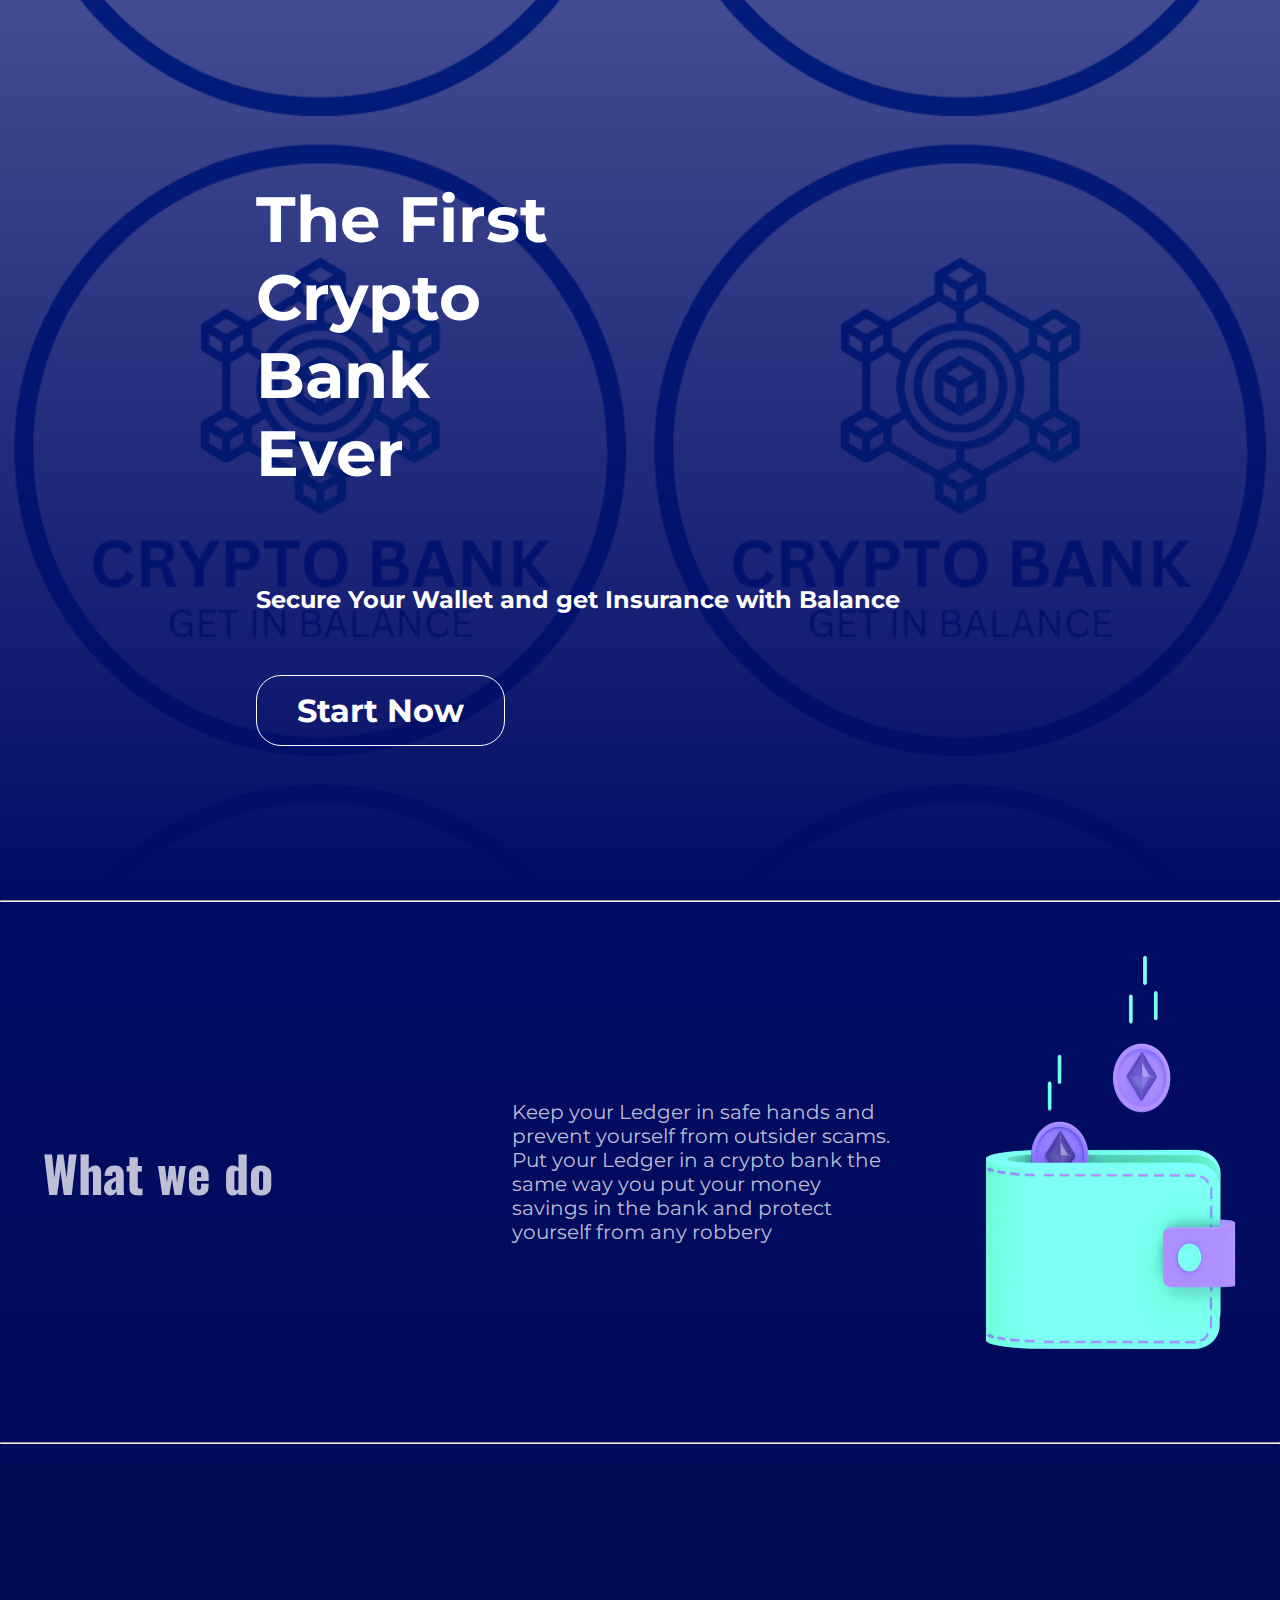
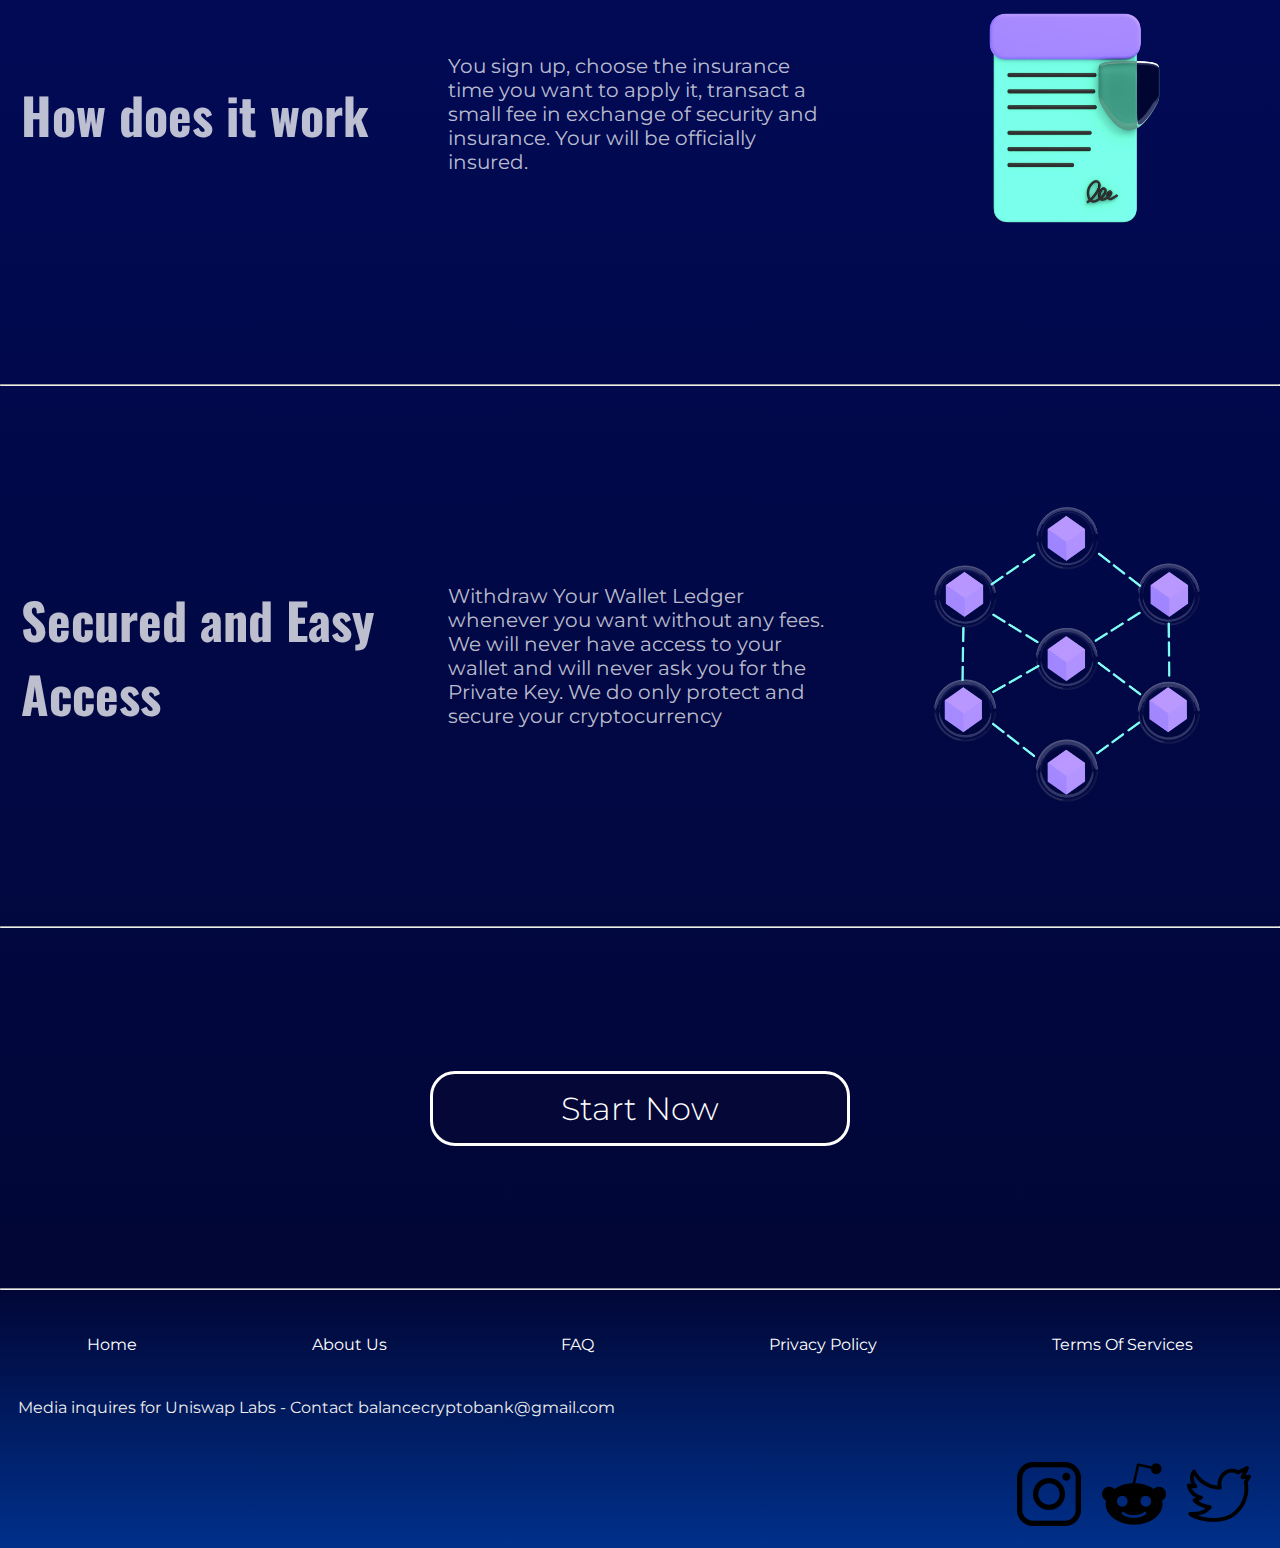
<file: index.html>
<!DOCTYPE html>
<html lang="en">
<head>
    <meta charset="UTF-8">
    <meta http-equiv="X-UA-Compatible" content="IE=edge">
    <meta name="viewport" content="width=device-width, initial-scale=1.0">
    <link rel="stylesheet" href="style.css">
    <link rel="stylesheet" href="footer.css">
    <title>Balance Crypto Bank | Protect Yourself Now</title>
    <link rel="preconnect" href="https://fonts.googleapis.com">
    <link rel="preconnect" href="https://fonts.gstatic.com" crossorigin>
    <link href="https://fonts.googleapis.com/css2?family=Noto+Sans+Lao+Looped&family=Oswald:wght@600&display=swap" rel="stylesheet">
    <link href="https://fonts.googleapis.com/css2?family=Montserrat&family=Noto+Sans+Lao+Looped:wght@300;400&family=Oswald:wght@600&display=swap" rel="stylesheet">
    
</head>
<body>

    <header>
    <div id="title"><h1> The First Crypto Bank Ever</h1></div>
    <div id="pheader"><p>Secure Your Wallet and get Insurance with Balance </p></div>
    <div id="bheader"><button id="buttonheader" type="button" onclick="location.href='offers.html'"> Start Now</button></div>
    </header>

    <hr>

    <div id="main">
    <div class="parts">
    <div class="part part1" >
    <h2>What we do</h2>
    <p>Keep your Ledger in safe hands and prevent yourself from outsider scams.<br> Put your Ledger in
    a crypto bank the same way you put your money savings in the bank and protect yourself from
    any robbery  </p>
    <img class="pic1" src="Frame-11-1.png" alt="blockchain">
    </div>

    <hr>

    <div class="part part2">
    <h2>How does it work</h2>
    <p>You sign up, choose the insurance time you want to apply it, transact a small fee in exchange of security
        and insurance. Your will be officially insured.
    </p>
    <img class="pic2" src="cryptocurrency-token.png" alt="blockchain">
    </div>

    <hr>

    <div class="part part3">
    <h2>Secured and Easy Access </h2>
    <p>Withdraw Your Wallet Ledger whenever you want without any fees.<br> We will never have access to
        your wallet and will never ask you for the Private Key. We do only protect and secure your cryptocurrency
    </p>
    <img class="pic3" src="cryptocurrency-blockchain.png" alt="blockchain">
    </div>

    <hr>

    <div class="part part-button">
    <button type="button" class="startbutton" onclick="location.href='offers.html'">Start Now</button>
    </div>

    <hr>
    </div>

    </div>
    <footer>
        <ul id="first_part_footer">
            <li class="footer_buttons"><a href="main.html">Home</a></li>
            <li class="footer_buttons"><a href="blog.html">About Us</a></li>
            <li class="footer_buttons"><a href="faq.html">FAQ</a></li>
            <li class="footer_buttons"><a href="privacypolicy.html">Privacy Policy</a></li>
            <li class="footer_buttons"><a href="termsofservice.html">Terms Of Services</a></li>
        </ul>
        <div id="second_part_footer">        
            <p>Media inquires for Uniswap Labs - Contact balancecryptobank@gmail.com </p>
        </li>
        <div id="third_part_footer">
            <ul>
                <li class="footer_social_media"><a href=""https://www.instagram.com/"><img src="instagram.png" alt="insta"></a> </li>
                <li class="footer_social_media"><a href=""https://www.reddit.com/"><img src="reddit.png" alt="insta"></a></li>
                <li class="footer_social_media"><a href=""https://www.twitter.com/"><img src="twitter.png" alt="insta"></a></li>
            </ul>
        </div>
    </footer>
</body>
</html>
</file>
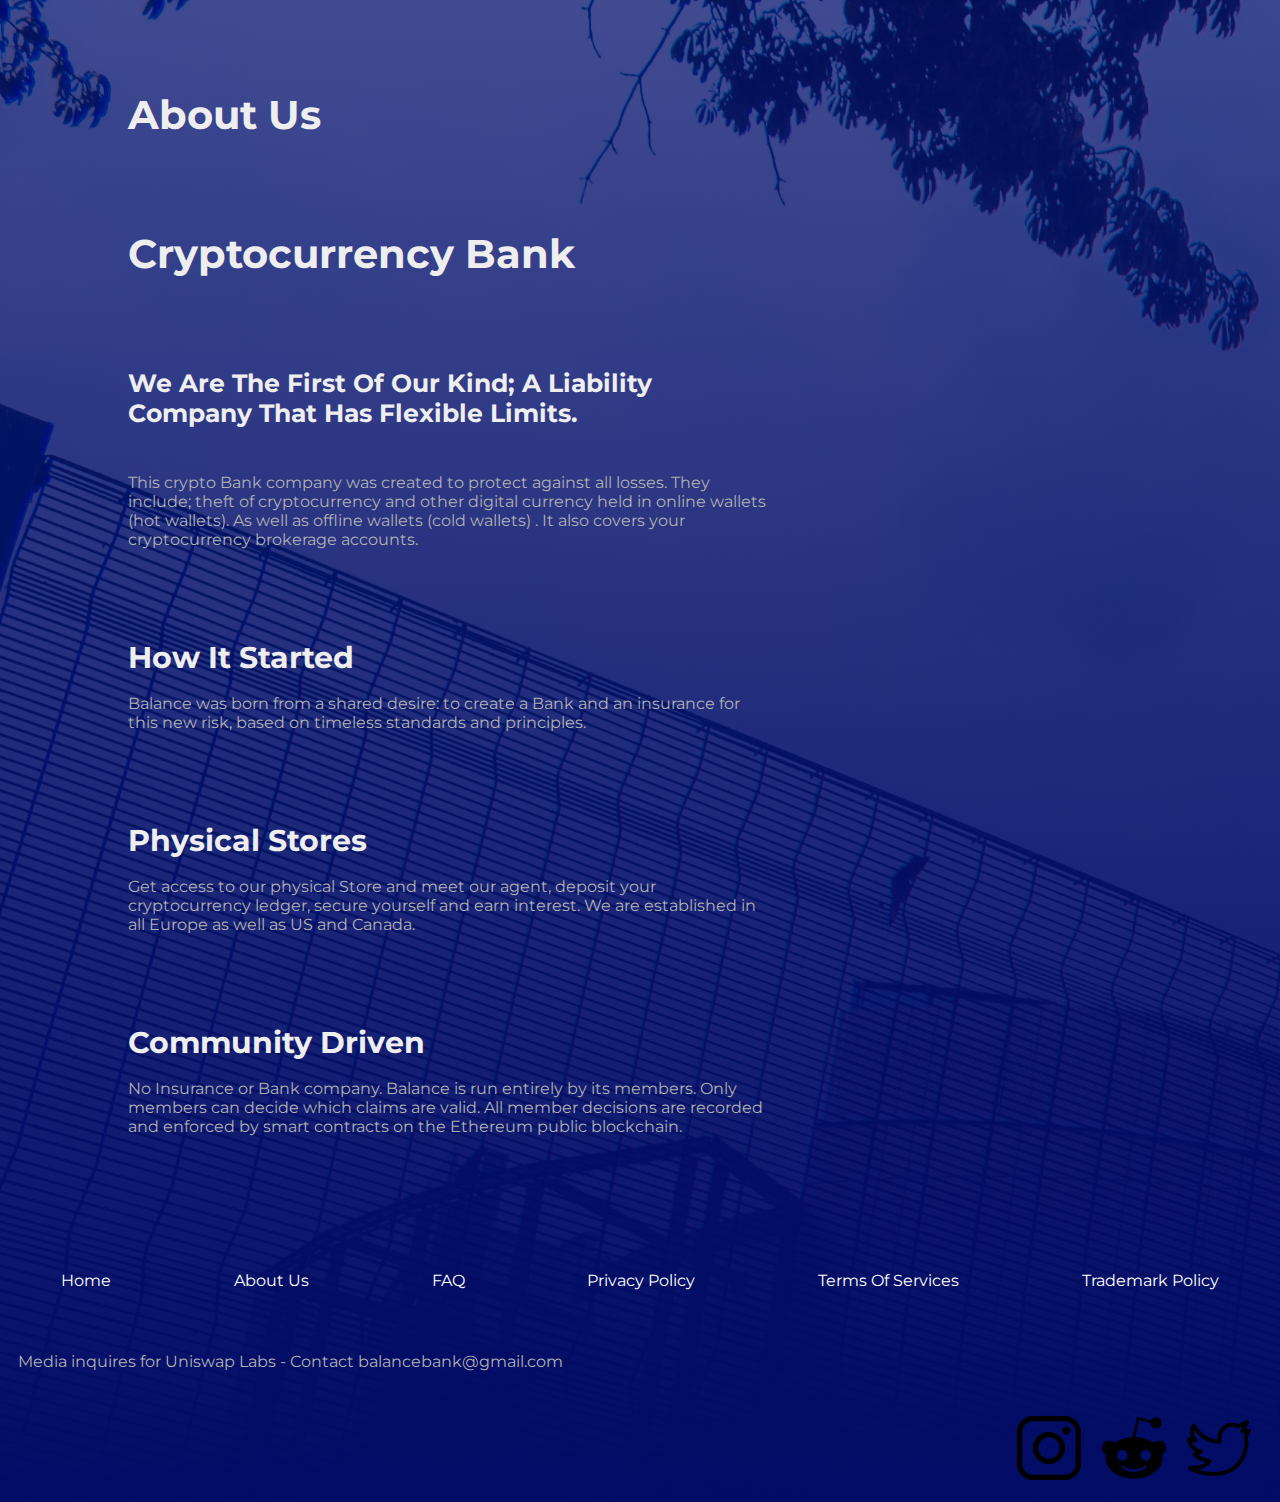
<file: blog.html>
<!DOCTYPE html>
<html lang="en">
<head>
    <meta charset="UTF-8">
    <meta http-equiv="X-UA-Compatible" content="IE=edge">
    <meta name="viewport" content="width=<device-width>, initial-scale=1.0">
    <title>Document</title>
    <link rel="stylesheet" href="aboutus.css">
    <link rel="stylesheet" href="footer.css">
    <link rel="preconnect" href="https://fonts.googleapis.com">
    <link rel="preconnect" href="https://fonts.gstatic.com" crossorigin>
    <link href="https://fonts.googleapis.com/css2?family=Noto+Sans+Lao+Looped&family=Oswald:wght@600&display=swap" rel="stylesheet">
    <link href="https://fonts.googleapis.com/css2?family=Montserrat&family=Noto+Sans+Lao+Looped:wght@300;400&family=Oswald:wght@600&display=swap" rel="stylesheet">
    
</head>


<body>
<div class="everything">
    <article>
    <h1 class="aboutus">About Us</h1>
    <h1>Cryptocurrency Bank</h1>
    <h3>We Are The First Of Our Kind; A Liability Company 
        That Has Flexible Limits.</h3>
    <p>This crypto Bank company was created to protect 
        against all losses. They include; theft of cryptocurrency
         and other digital currency held in online wallets 
         (hot wallets). As well as offline wallets (cold wallets)
         . It also covers your cryptocurrency brokerage 
         accounts.
    </p>
    <h2>How It Started</h2>
    <p>Balance was born from a shared desire: to create
         a Bank and an insurance for this new risk, based 
         on timeless standards and principles.</p>
    <h2>Physical Stores</h2>
    <p>Get access to our physical Store and meet our agent,
        deposit your cryptocurrency ledger, secure yourself
         and earn interest. We are established in all
         Europe as well as US and Canada.
    </p>
    <h2>Community Driven</h2>
    <p>No Insurance or Bank company. Balance is run entirely by 
        its members. Only members can decide which claims are
         valid. All member decisions are recorded and enforced 
        by smart contracts on the Ethereum public blockchain.
    </p>
    
    </article>

    <footer>
        <ul id="first_part_footer">
            <li class="footer_buttons"><a href="index.html">Home</a></li>
            <li class="footer_buttons"><a href="blog.html">About Us</a></li>
            <li class="footer_buttons"><a href="faq.html">FAQ</a></li>
            <li class="footer_buttons"><a href="privacypolicy.html">Privacy Policy</a></li>
            <li class="footer_buttons"><a href="termsofservice.html">Terms Of Services</a></li>
            <li class="footer_buttons"><a href="trademarkpolicy.html">Trademark Policy</a></li>
        </ul>
        <div id="second_part_footer">        
            <p>Media inquires for Uniswap Labs - Contact balancebank@gmail.com </p>
        </li>
        <div id="third_part_footer">
            <ul>
                <li class="footer_social_media"><a href=""https://www.instagram.com/"><img src="instagram.png" alt="insta"></a> </li>
                <li class="footer_social_media"><a href=""https://www.reddit.com/"><img src="reddit.png" alt="insta"></a></li>
                <li class="footer_social_media"><a href=""https://www.twitter.com/"><img src="twitter.png" alt="insta"></a></li>
            </ul>
        </div>
    </footer>
</div>
</body>
</html>
</file>
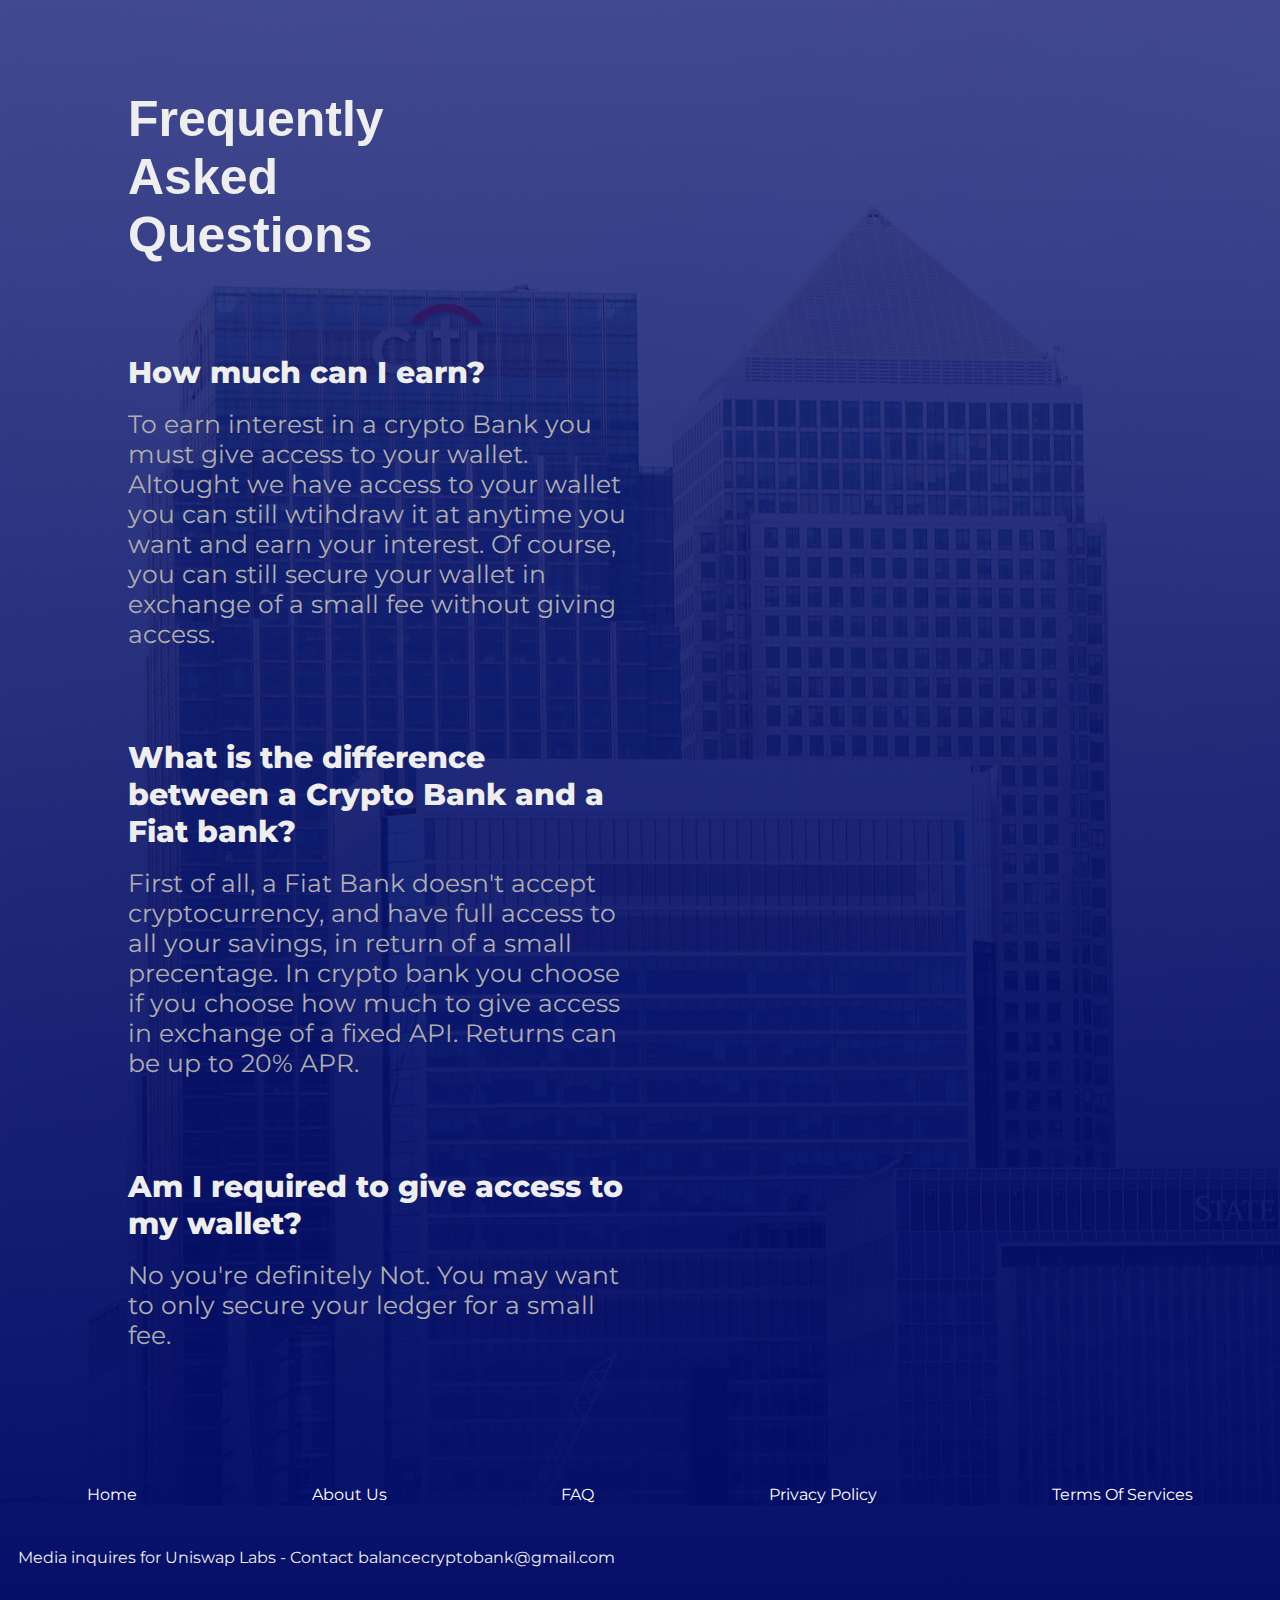
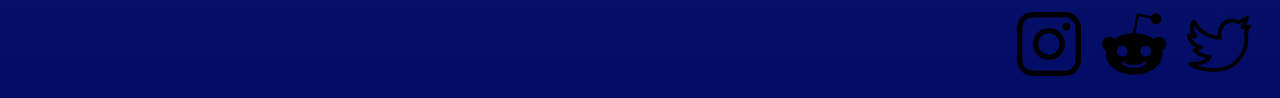
<file: faq.html>
<!DOCTYPE html>
<html lang="en">
<head>
    <meta charset="UTF-8">
    <meta http-equiv="X-UA-Compatible" content="IE=edge">
    <meta name="viewport" content="width=<device-width>, initial-scale=1.0">
    <title>Document</title>
    <link rel="stylesheet" href="faq style.css">
    <link rel="stylesheet" href="footer.css">
    <link rel="preconnect" href="https://fonts.googleapis.com">
    <link rel="preconnect" href="https://fonts.gstatic.com" crossorigin>
    <link href="https://fonts.googleapis.com/css2?family=Noto+Sans+Lao+Looped&family=Oswald:wght@600&display=swap" rel="stylesheet">
    <link href="https://fonts.googleapis.com/css2?family=Montserrat&family=Noto+Sans+Lao+Looped:wght@300;400&family=Oswald:wght@600&display=swap" rel="stylesheet">
    
</head>
<body>
<div class="everything">
    <article>
    <h1>Frequently Asked Questions</h1>

    <div class="question">
    <h2>How much can I earn?</h2>
    <p>To earn interest in a crypto Bank you must give 
        access to your wallet. Altought we have access to your
        wallet you can still wtihdraw it at anytime you want
        and earn your interest.
        Of course, you can still secure your wallet in
         exchange of a small fee without giving access.
    </p>
    </div>

    <div class="question">
    <h2>What is the difference between a Crypto Bank and a Fiat bank?</h2>
    <p>First of all, a Fiat Bank doesn't accept cryptocurrency,
        and have full access to all your savings, in return
        of a small precentage. In crypto bank you choose if
         you choose how much to give access in exchange of a fixed API.
         Returns can be up to 20% APR.
    </p>
    </div>

    <div class="question">
    <h2>Am I required to give access to my wallet?</h2>
    <p>No you're definitely Not. You may want to only secure 
        your ledger for a small fee.
    </p>
    </div>

    </article>

    <footer>
        <ul id="first_part_footer">
            <li class="footer_buttons"><a href="index.html">Home</a></li>
            <li class="footer_buttons"><a href="blog.html">About Us</a></li>
            <li class="footer_buttons"><a href="faq.html">FAQ</a></li>
            <li class="footer_buttons"><a href="privacypolicy.html">Privacy Policy</a></li>
            <li class="footer_buttons"><a href="termsofservice.html">Terms Of Services</a></li>
        </ul>
        <div id="second_part_footer">        
            <p>Media inquires for Uniswap Labs - Contact balancecryptobank@gmail.com </p>
        </li>
        <div id="third_part_footer">
            <ul>
                <li class="footer_social_media"><a href=""https://www.instagram.com/"><img src="instagram.png" alt="insta"></a> </li>
                <li class="footer_social_media"><a href=""https://www.reddit.com/"><img src="reddit.png" alt="insta"></a></li>
                <li class="footer_social_media"><a href=""https://www.twitter.com/"><img src="twitter.png" alt="insta"></a></li>
            </ul>
        </div>
    </footer>
</div>
</body>
</html>
</file>
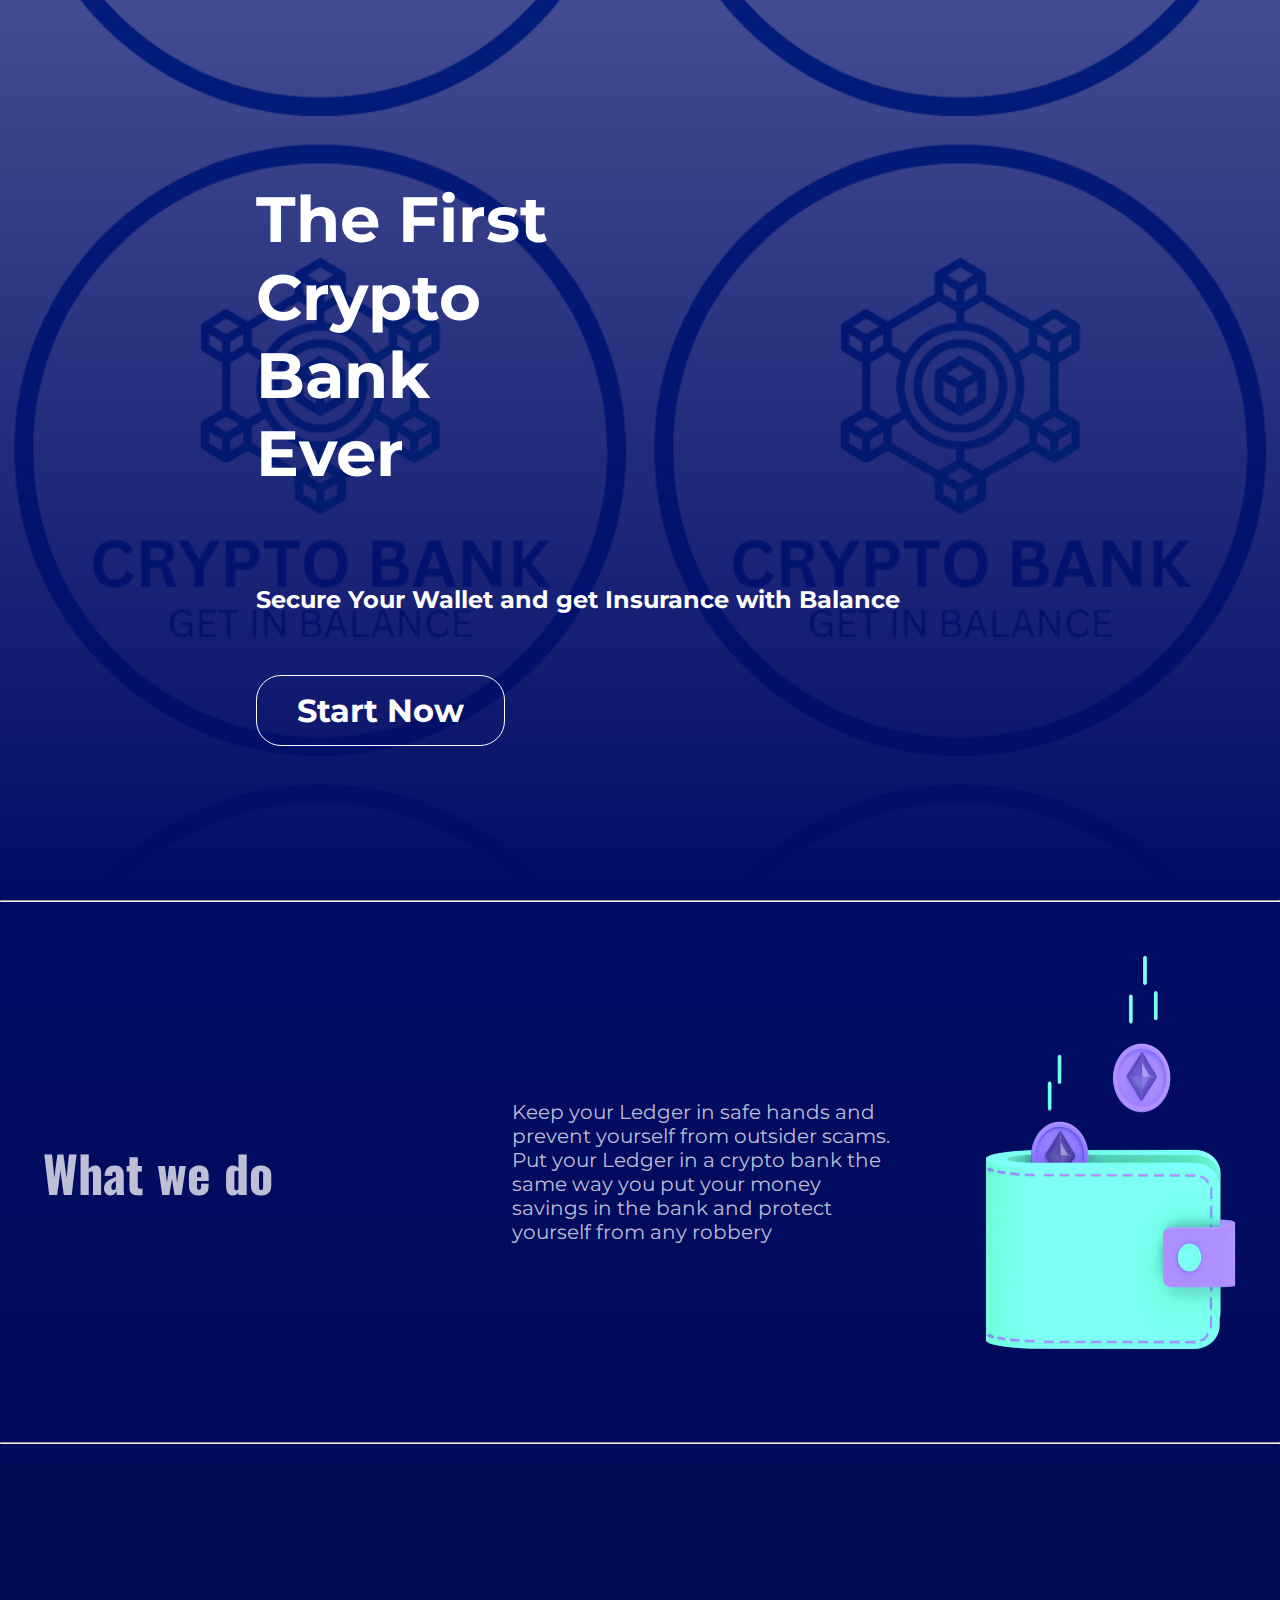
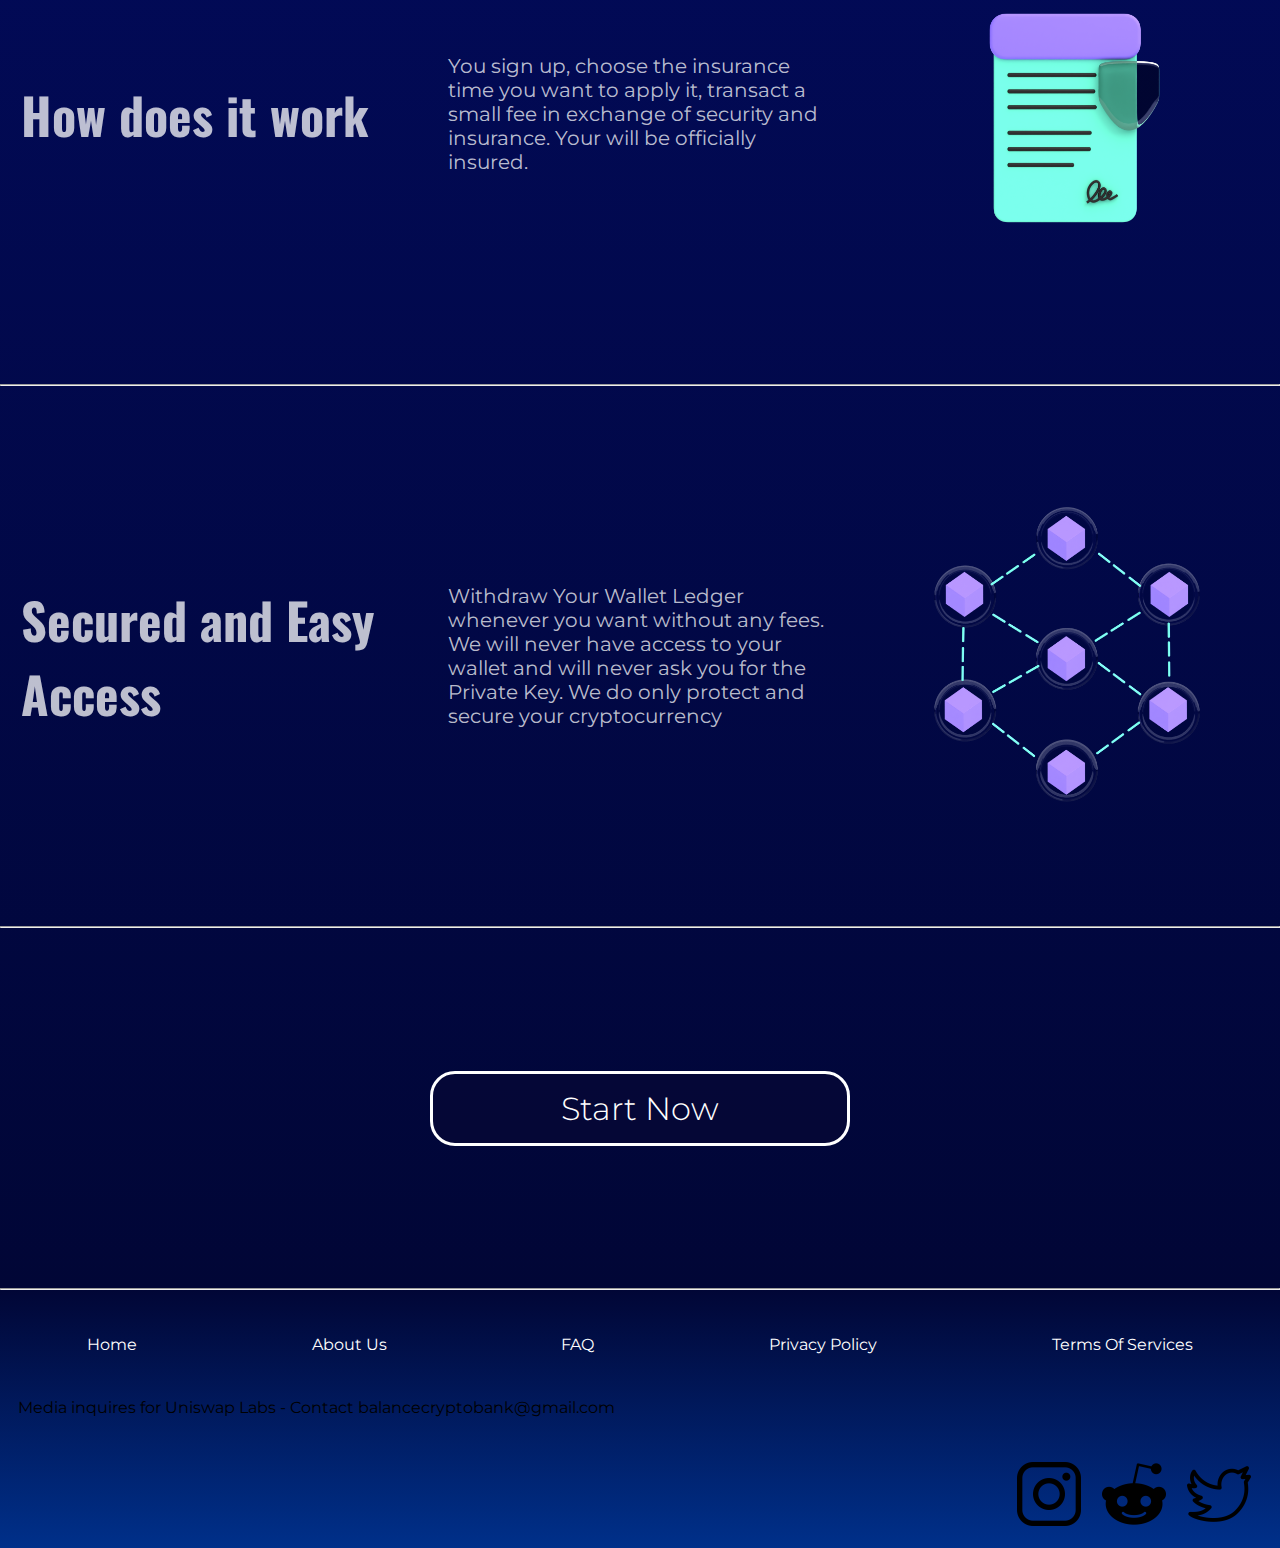
<file: main.html>
<!DOCTYPE html>
<html lang="en">
<head>
    <meta charset="UTF-8">
    <meta http-equiv="X-UA-Compatible" content="IE=edge">
    <meta name="viewport" content="width=device-width, initial-scale=1.0">
    <link rel="stylesheet" href="style.css">
    <title>Balance Crypto Bank | Protect Yourself Now</title>
    <link rel="preconnect" href="https://fonts.googleapis.com">
    <link rel="preconnect" href="https://fonts.gstatic.com" crossorigin>
    <link href="https://fonts.googleapis.com/css2?family=Noto+Sans+Lao+Looped&family=Oswald:wght@600&display=swap" rel="stylesheet">
    <link href="https://fonts.googleapis.com/css2?family=Montserrat&family=Noto+Sans+Lao+Looped:wght@300;400&family=Oswald:wght@600&display=swap" rel="stylesheet">
    
</head>
<body>

    <header>
    <div id="title"><h1> The First Crypto Bank Ever</h1></div>
    <div id="pheader"><p>Secure Your Wallet and get Insurance with Balance </p></div>
    <div id="bheader"><button id="buttonheader" type="button" onclick="location.href='offers.html'"> Start Now</button></div>
    </header>

    <hr>

    <div id="main">
    <div class="part part1" >
    <h2>What we do</h2>
    <p>Keep your Ledger in safe hands and prevent yourself from outsider scams.<br> Put your Ledger in
    a crypto bank the same way you put your money savings in the bank and protect yourself from
    any robbery  </p>
    <img class="pic1" src="Frame-11-1.png" alt="blockchain">
    </div>

    <hr>

    <div class="part part2">
    <h2>How does it work</h2>
    <p>You sign up, choose the insurance time you want to apply it, transact a small fee in exchange of security
        and insurance. Your will be officially insured.
    </p>
    <img class="pic2" src="cryptocurrency-token.png" alt="blockchain">
    </div>

    <hr>

    <div class="part part3">
    <h2>Secured and Easy Access </h2>
    <p>Withdraw Your Wallet Ledger whenever you want without any fees.<br> We will never have access to
        your wallet and will never ask you for the Private Key. We do only protect and secure your cryptocurrency
    </p>
    <img class="pic3" src="cryptocurrency-blockchain.png" alt="blockchain">
    </div>

    <hr>

    <div class="part part-button">
    <button type="button" class="startbutton" onclick="location.href='offers.html'">Start Now</button>
    </div>
    <hr>
    
    </div>
    <footer>
        <ul id="first_part_footer">
            <li class="footer_buttons"><a href="main.html">Home</a></li>
            <li class="footer_buttons"><a href="blog.html">About Us</a></li>
            <li class="footer_buttons"><a href="faq.html">FAQ</a></li>
            <li class="footer_buttons"><a href="privacypolicy.html">Privacy Policy</a></li>
            <li class="footer_buttons"><a href="termsofservice.html">Terms Of Services</a></li>
        </ul>
        <div id="second_part_footer">        
            <p>Media inquires for Uniswap Labs - Contact balancecryptobank@gmail.com </p>
        </li>
        <div id="third_part_footer">
            <ul>
                <li class="footer_social_media"><a href=""https://www.instagram.com/"><img src="instagram.png" alt="insta"></a> </li>
                <li class="footer_social_media"><a href=""https://www.reddit.com/"><img src="reddit.png" alt="insta"></a></li>
                <li class="footer_social_media"><a href=""https://www.twitter.com/"><img src="twitter.png" alt="insta"></a></li>
            </ul>
        </div>
    </footer>
</body>
</html>
</file>
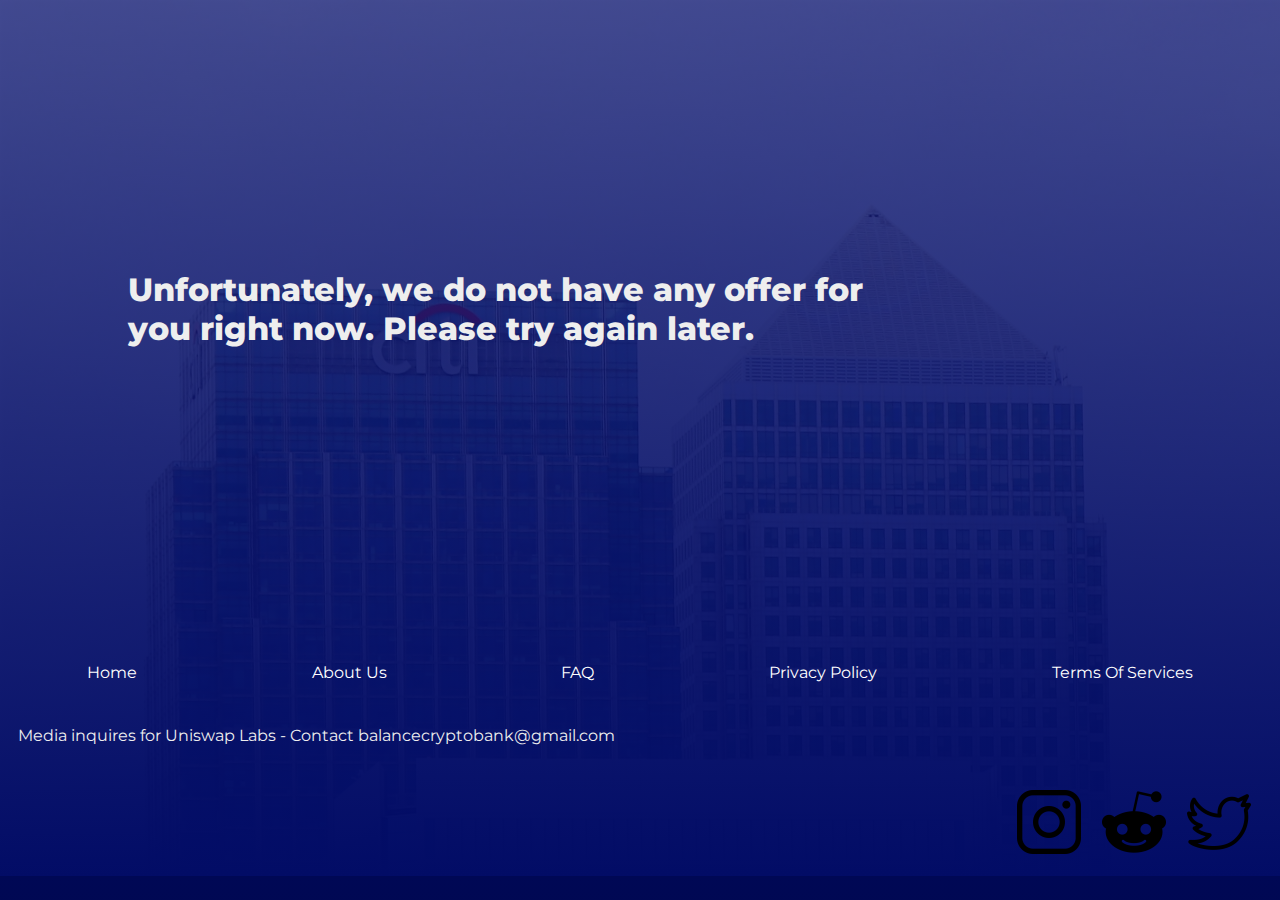
<file: offers.html>
<!DOCTYPE html>
<html lang="en">
<head>
    <meta charset="UTF-8">
    <meta http-equiv="X-UA-Compatible" content="IE=edge">
    <meta name="viewport" content="width=<device-width>, initial-scale=1.0">
    <title>Document</title>
    <link rel="stylesheet" href="offer style.css">
    <link rel="stylesheet" href="footer.css">
    <link rel="preconnect" href="https://fonts.googleapis.com">
    <link rel="preconnect" href="https://fonts.gstatic.com" crossorigin>
    <link href="https://fonts.googleapis.com/css2?family=Noto+Sans+Lao+Looped&family=Oswald:wght@600&display=swap" rel="stylesheet">
    <link href="https://fonts.googleapis.com/css2?family=Montserrat&family=Noto+Sans+Lao+Looped:wght@300;400&family=Oswald:wght@600&display=swap" rel="stylesheet">
    
</head>
<body>
    <div class="everything">
    <div class="text">
    <p>Unfortunately, we do not have any offer for you right
        now. Please try again later.
    </p>
    </div>


    <footer>
        <ul id="first_part_footer">
            <li class="footer_buttons"><a href="index.html">Home</a></li>
            <li class="footer_buttons"><a href="blog.html">About Us</a></li>
            <li class="footer_buttons"><a href="faq.html">FAQ</a></li>
            <li class="footer_buttons"><a href="privacypolicy.html">Privacy Policy</a></li>
            <li class="footer_buttons"><a href="termsofservice.html">Terms Of Services</a></li>
        </ul>
        <div id="second_part_footer">        
            <p>Media inquires for Uniswap Labs - Contact balancecryptobank@gmail.com </p>
        </li>
        <div id="third_part_footer">
            <ul>
                <li class="footer_social_media"><a href=""https://www.instagram.com/"><img src="instagram.png" alt="insta"></a> </li>
                <li class="footer_social_media"><a href=""https://www.reddit.com/"><img src="reddit.png" alt="insta"></a></li>
                <li class="footer_social_media"><a href=""https://www.twitter.com/"><img src="twitter.png" alt="insta"></a></li>
            </ul>
        </div>
    </footer>
    </div>
</body>
</html>
</file>
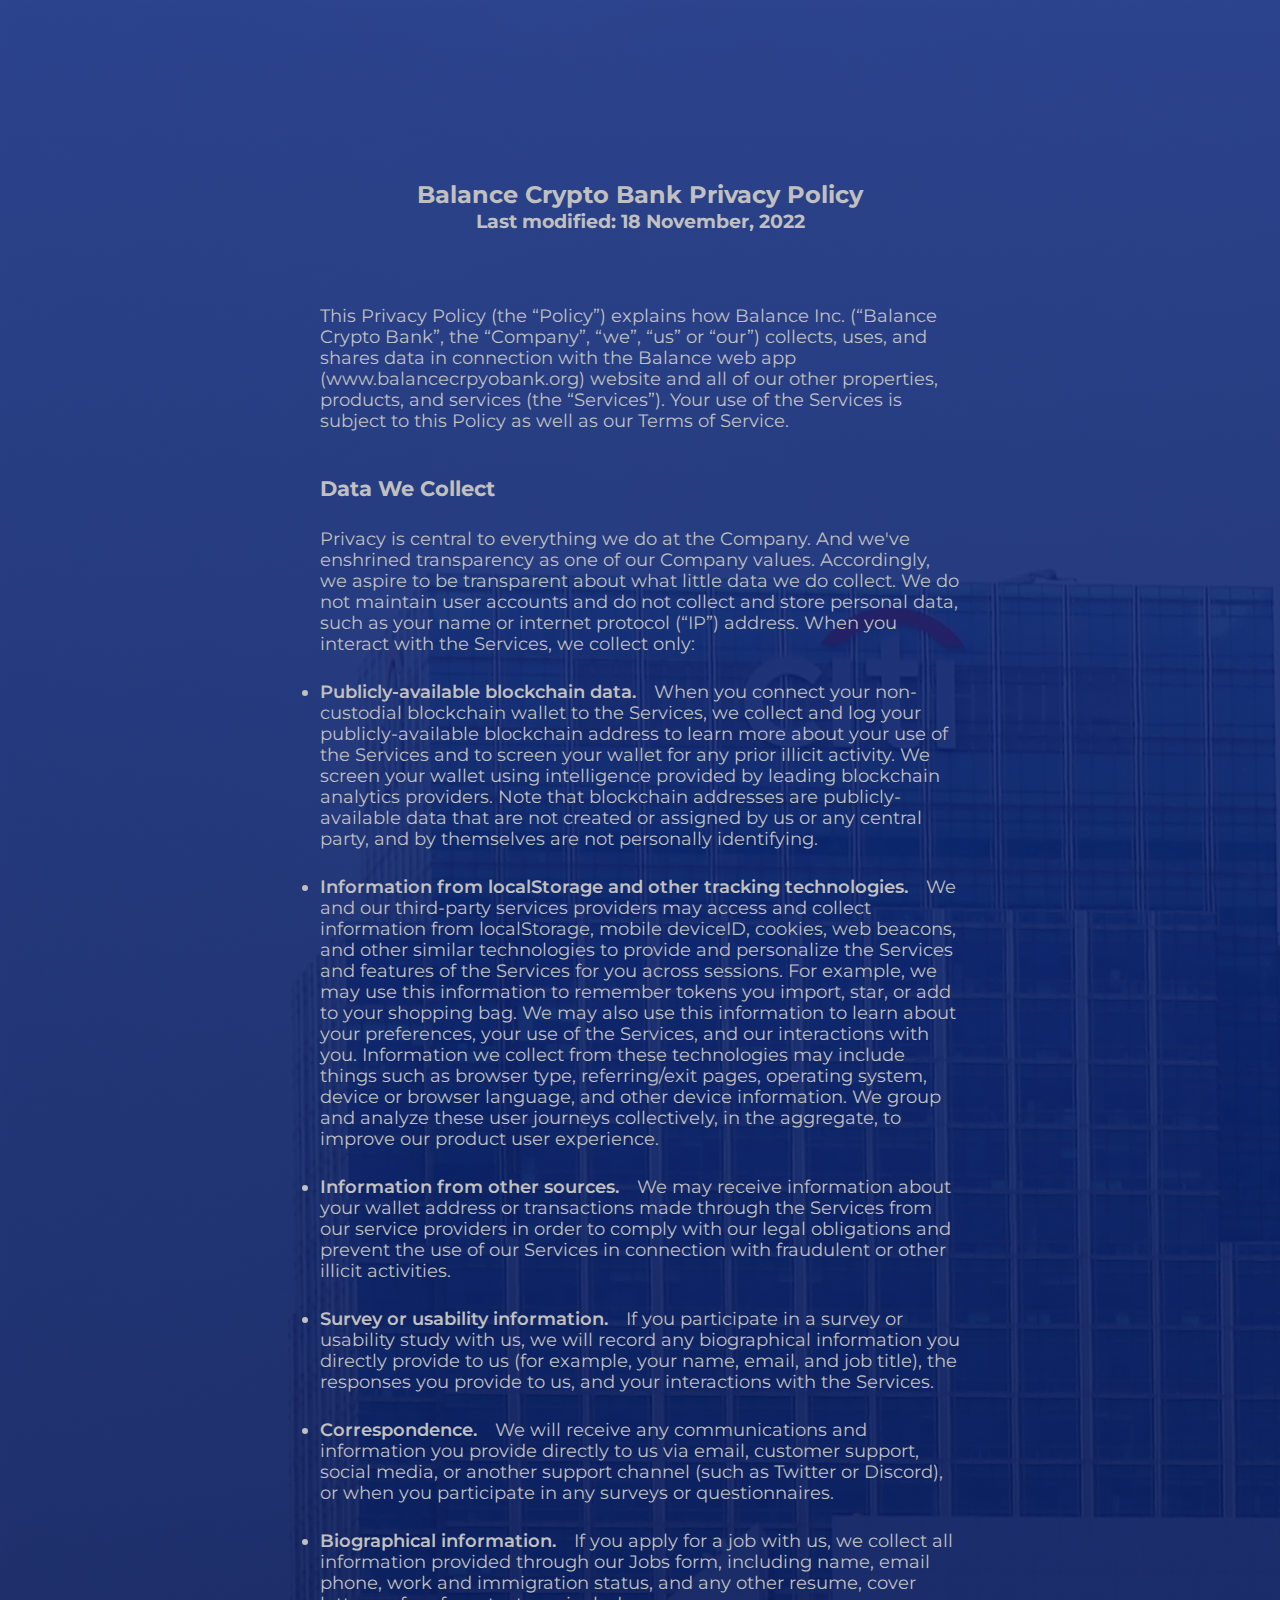
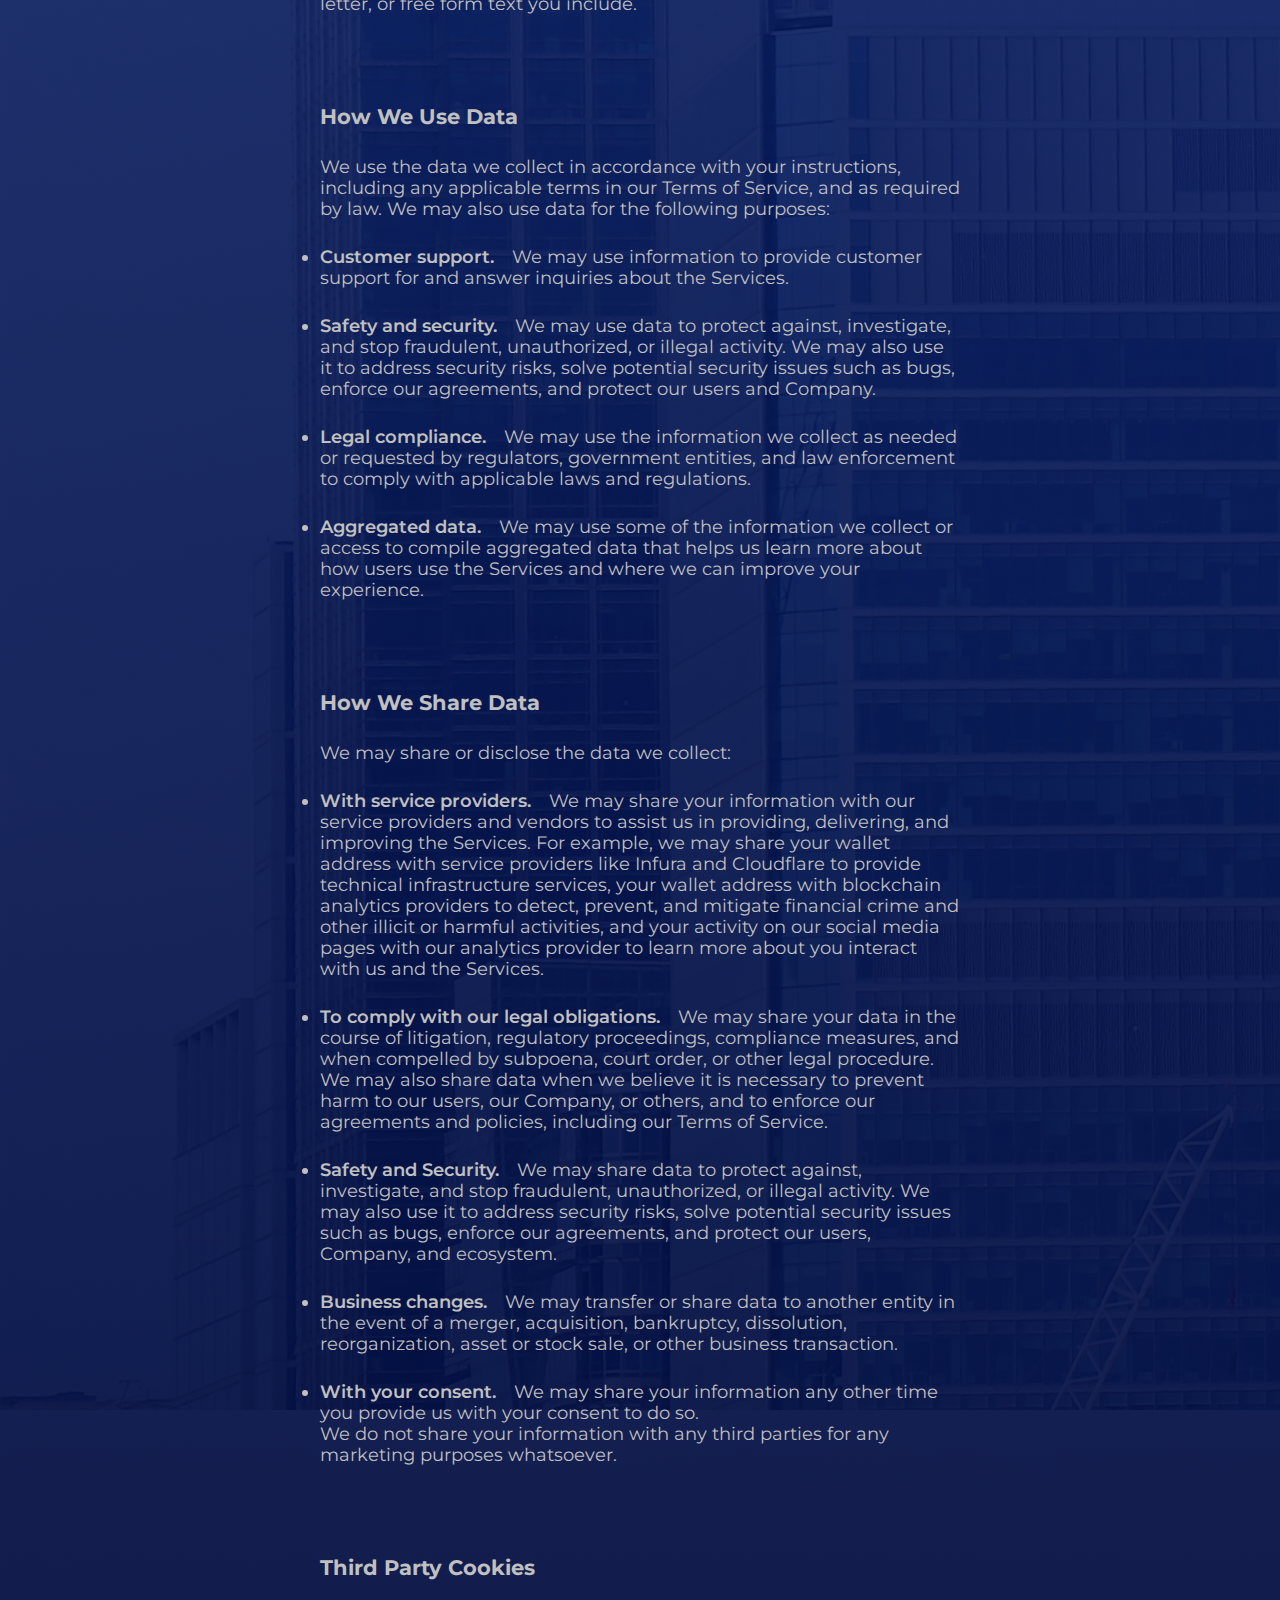
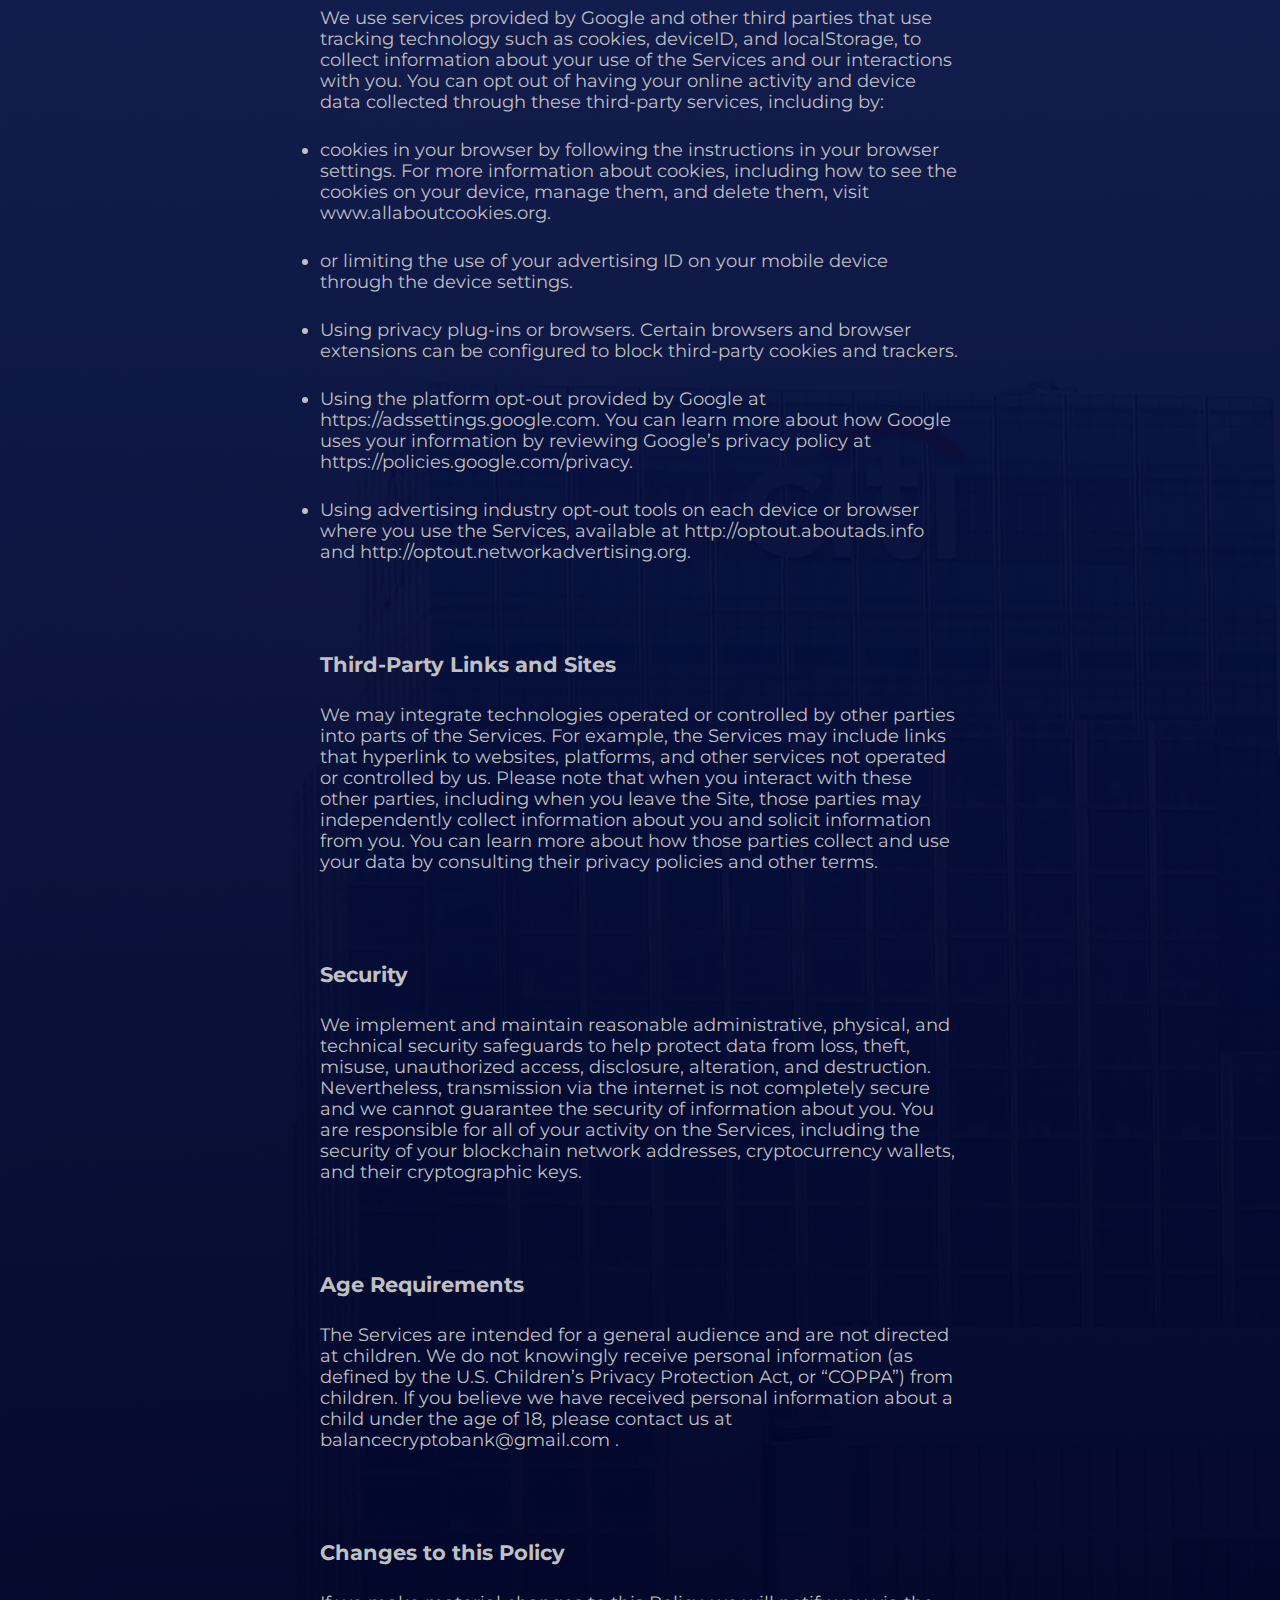
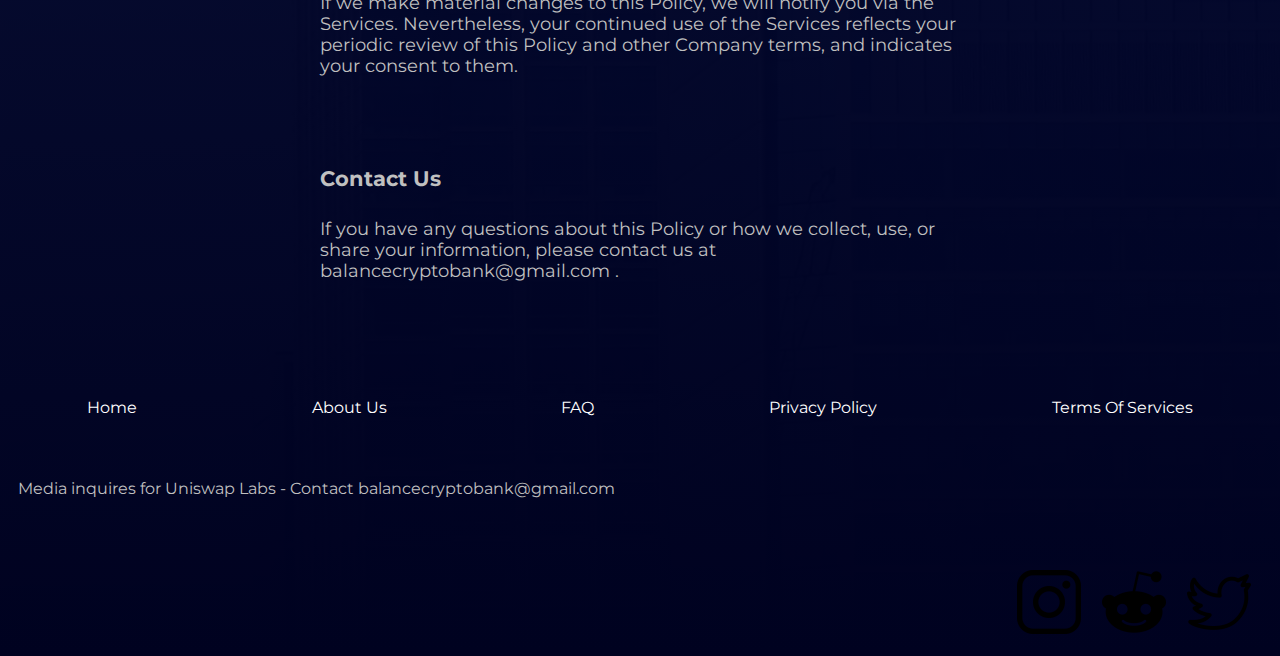
<file: privacypolicy.html>
<!DOCTYPE html>
<html lang="en">
<head>
    <meta charset="UTF-8">
    <meta http-equiv="X-UA-Compatible" content="IE=edge">
    <meta name="viewport" content="width=<device-width>, initial-scale=1.0">
    <title>Document</title>
    <link rel="stylesheet" href="privacy style.css">
    <link rel="stylesheet" href="footer.css">
    <link rel="preconnect" href="https://fonts.googleapis.com">
    <link rel="preconnect" href="https://fonts.gstatic.com" crossorigin>
    <link href="https://fonts.googleapis.com/css2?family=Noto+Sans+Lao+Looped&family=Oswald:wght@600&display=swap" rel="stylesheet">
    <link href="https://fonts.googleapis.com/css2?family=Montserrat&family=Noto+Sans+Lao+Looped:wght@300;400&family=Oswald:wght@600&display=swap" rel="stylesheet">
    
</head>
<body>
<div class="everything">
    <article>
    <header>
        <h1>Balance Crypto Bank Privacy Policy</h1>
        <h4>Last modified: 18 November, 2022</h4>
    </header>
    <p>
        This Privacy Policy (the “Policy”) explains how Balance  
         Inc. (“Balance Crypto Bank”, the “Company”, “we”, “us” 
        or “our”) collects, uses, and shares data in connection with 
        the Balance web app (www.balancecrpyobank.org) website 
        and all of our other properties, products, and services (the “Services”). Your use 
        of the Services is subject to this Policy as well as our
         Terms of Service.
    </p>

    <p>
         <h4>Data We Collect </h4>
         Privacy is central to everything we do at the Company. And we've enshrined transparency as one of our Company values. Accordingly, we aspire to be transparent about what little data we do collect. We do not maintain user accounts and do not collect and store personal data, such as your name or internet protocol (“IP”) address. When you interact with the Services, we collect only:
         
        <li><div class="bold"> Publicly-available blockchain data.</div> When you connect your non-custodial blockchain wallet to the Services, we collect and log your publicly-available blockchain address to learn more about your use of the Services and to screen your wallet for any prior illicit activity. We screen your wallet using intelligence provided by leading blockchain analytics providers. Note that blockchain addresses are publicly-available data that are not created or assigned by us or any central party, and by themselves are not personally identifying.</li>
        <li><div class="bold">Information from localStorage and other tracking technologies.</div> We and our third-party services providers may access and collect information from localStorage, mobile deviceID, cookies, web beacons, and other similar technologies to provide and personalize the Services and features of the Services for you across sessions. For example, we may use this information to remember tokens you import, star, or add to your shopping bag. We may also use this information to learn about your preferences, your use of the Services, and our interactions with you. Information we collect from these technologies may include things such as browser type, referring/exit pages, operating system, device or browser language, and other device information. We group and analyze these user journeys collectively, in the aggregate, to improve our product user experience.</li>
        <li><div class="bold">Information from other sources.</div> We may receive information about your wallet address or transactions made through the Services from our service providers in order to comply with our legal obligations and prevent the use of our Services in connection with fraudulent or other illicit activities.</li>
        <li><div class="bold">Survey or usability information.</div> If you participate in a survey or usability study with us, we will record any biographical information you directly provide to us (for example, your name, email, and job title), the responses you provide to us, and your interactions with the Services.</li>
        <li><div class="bold">Correspondence.</div> We will receive any communications and information you provide directly to us via email, customer support, social media, or another support channel (such as Twitter or Discord), or when you participate in any surveys or questionnaires.</li>
        <li> <div class="bold">Biographical information.</div> If you apply for a job with us, we collect all information provided through our Jobs form, including name, email phone, work and immigration status, and any other resume, cover letter, or free form text you include.</li>
    </p>  

    <p>
        <h4>How We Use Data</h4>
        We use the data we collect in accordance with your instructions, including any applicable terms in our Terms of Service, and as required by law. We may also use data for the following purposes:
         
        <li> <div class="bold">Customer support.</div> We may use information to provide customer support for and answer inquiries about the Services.</li>
        <li> <div class="bold">Safety and security.</div> We may use data to protect against, investigate, and stop fraudulent, unauthorized, or illegal activity. We may also use it to address security risks, solve potential security issues such as bugs, enforce our agreements, and protect our users and Company.</li>
        <li> <div class="bold">Legal compliance.</div> We may use the information we collect as needed or requested by regulators, government entities, and law enforcement to comply with applicable laws and regulations.</li>
        <li> <div class="bold">Aggregated data.</div> We may use some of the information we collect or access to compile aggregated data that helps us learn more about how users use the Services and where we can improve your experience.</li>
    </p>


    <p>
        <h4>How We Share Data</h4>
        We may share or disclose the data we collect:
         
        <li><div class="bold">With service providers.</div> We may share your information with our service providers and vendors to assist us in providing, delivering, and improving the Services. For example, we may share your wallet address with service providers like Infura and Cloudflare to provide technical infrastructure services, your wallet address with blockchain analytics providers to detect, prevent, and mitigate financial crime and other illicit or harmful activities, and your activity on our social media pages with our analytics provider to learn more about you interact with us and the Services.</li>
        <li><div class="bold">To comply with our legal obligations.</div> We may share your data in the course of litigation, regulatory proceedings, compliance measures, and when compelled by subpoena, court order, or other legal procedure. We may also share data when we believe it is necessary to prevent harm to our users, our Company, or others, and to enforce our agreements and policies, including our Terms of Service.</li>
        <li><div class="bold"> Safety and Security.</div> We may share data to protect against, investigate, and stop fraudulent, unauthorized, or illegal activity. We may also use it to address security risks, solve potential security issues such as bugs, enforce our agreements, and protect our users, Company, and ecosystem.</li>
        <li><div class="bold"> Business changes.</div> We may transfer or share data to another entity in the event of a merger, acquisition, bankruptcy, dissolution, reorganization, asset or stock sale, or other business transaction.</li>
        <li> <div class="bold">With your consent.</div> We may share your information any other time you provide us with your consent to do so.</li>
        We do not share your information with any third parties for any marketing purposes whatsoever.
    </p>
         
    <p>
        <h4>Third Party Cookies</h4>
         We use services provided by Google and other third parties that use tracking technology such as cookies, deviceID, and localStorage, to collect information about your use of the Services and our interactions with you. You can opt out of having your online activity and device data collected through these third-party services, including by:
         
         <li> cookies in your browser by following the instructions in your browser settings. For more information about cookies, including how to see the cookies on your device, manage them, and delete them, visit www.allaboutcookies.org.</li>
         <li> or limiting the use of your advertising ID on your mobile device through the device settings.</li>
         <li>Using privacy plug-ins or browsers. Certain browsers and browser extensions can be configured to block third-party cookies and trackers.</li>
         <li>Using the platform opt-out provided by Google at https://adssettings.google.com. You can learn more about how Google uses your information by reviewing Google’s privacy policy at https://policies.google.com/privacy.</li>
         <li>Using advertising industry opt-out tools on each device or browser where you use the Services, available at http://optout.aboutads.info and http://optout.networkadvertising.org.</li>
    </p>

    <p>
        <h4> Third-Party Links and Sites</h4>
        We may integrate technologies operated or controlled by other parties into parts of the Services. For example, the Services may include links that hyperlink to websites, platforms, and other services not operated or controlled by us. Please note that when you interact with these other parties, including when you leave the Site, those parties may independently collect information about you and solicit information from you. You can learn more about how those parties collect and use your data by consulting their privacy policies and other terms.
    </p>

    <p>
        <h4>Security</h4>
        We implement and maintain reasonable administrative, physical, and technical security safeguards to help protect data from loss, theft, misuse, unauthorized access, disclosure, alteration, and destruction. Nevertheless, transmission via the internet is not completely secure and we cannot guarantee the security of information about you. You are responsible for all of your activity on the Services, including the security of your blockchain network addresses, cryptocurrency wallets, and their cryptographic keys.
    </p>

    <p>    
        <h4>Age Requirements</h4>
        The Services are intended for a general audience and are not directed at children. We do not knowingly receive personal information (as defined by the U.S. Children’s Privacy Protection Act, or “COPPA”) from children. If you believe we have received personal information about a child under the age of 18, please contact us at balancecryptobank@gmail.com .
    </p>

    <p>
        <h4>Changes to this Policy</h4>
        If we make material changes to this Policy, we will notify you via the Services. Nevertheless, your continued use of the Services reflects your periodic review of this Policy and other Company terms, and indicates your consent to them.
    </p>

    <p>
        <h4>Contact Us</h4>
        If you have any questions about this Policy or how we collect, use, or share your information, please contact us at balancecryptobank@gmail.com .
    </p>
    </article>

    <footer>
        <ul id="first_part_footer">
            <li class="footer_buttons"><a href="index.html">Home</a></li>
            <li class="footer_buttons"><a href="blog.html">About Us</a></li>
            <li class="footer_buttons"><a href="faq.html">FAQ</a></li>
            <li class="footer_buttons"><a href="privacypolicy.html">Privacy Policy</a></li>
            <li class="footer_buttons"><a href="termsofservice.html">Terms Of Services</a></li>
        </ul>
        <div id="second_part_footer">        
            <p>Media inquires for Uniswap Labs - Contact balancecryptobank@gmail.com </p>
        </li>
        <div id="third_part_footer">
            <ul>
                <li class="footer_social_media"><a href=""https://www.instagram.com/"><img src="instagram.png" alt="insta"></a> </li>
                <li class="footer_social_media"><a href=""https://www.reddit.com/"><img src="reddit.png" alt="insta"></a></li>
                <li class="footer_social_media"><a href=""https://www.twitter.com/"><img src="twitter.png" alt="insta"></a></li>
            </ul>
        </div>
    </footer>
</div>
</body>
</html>
</file>
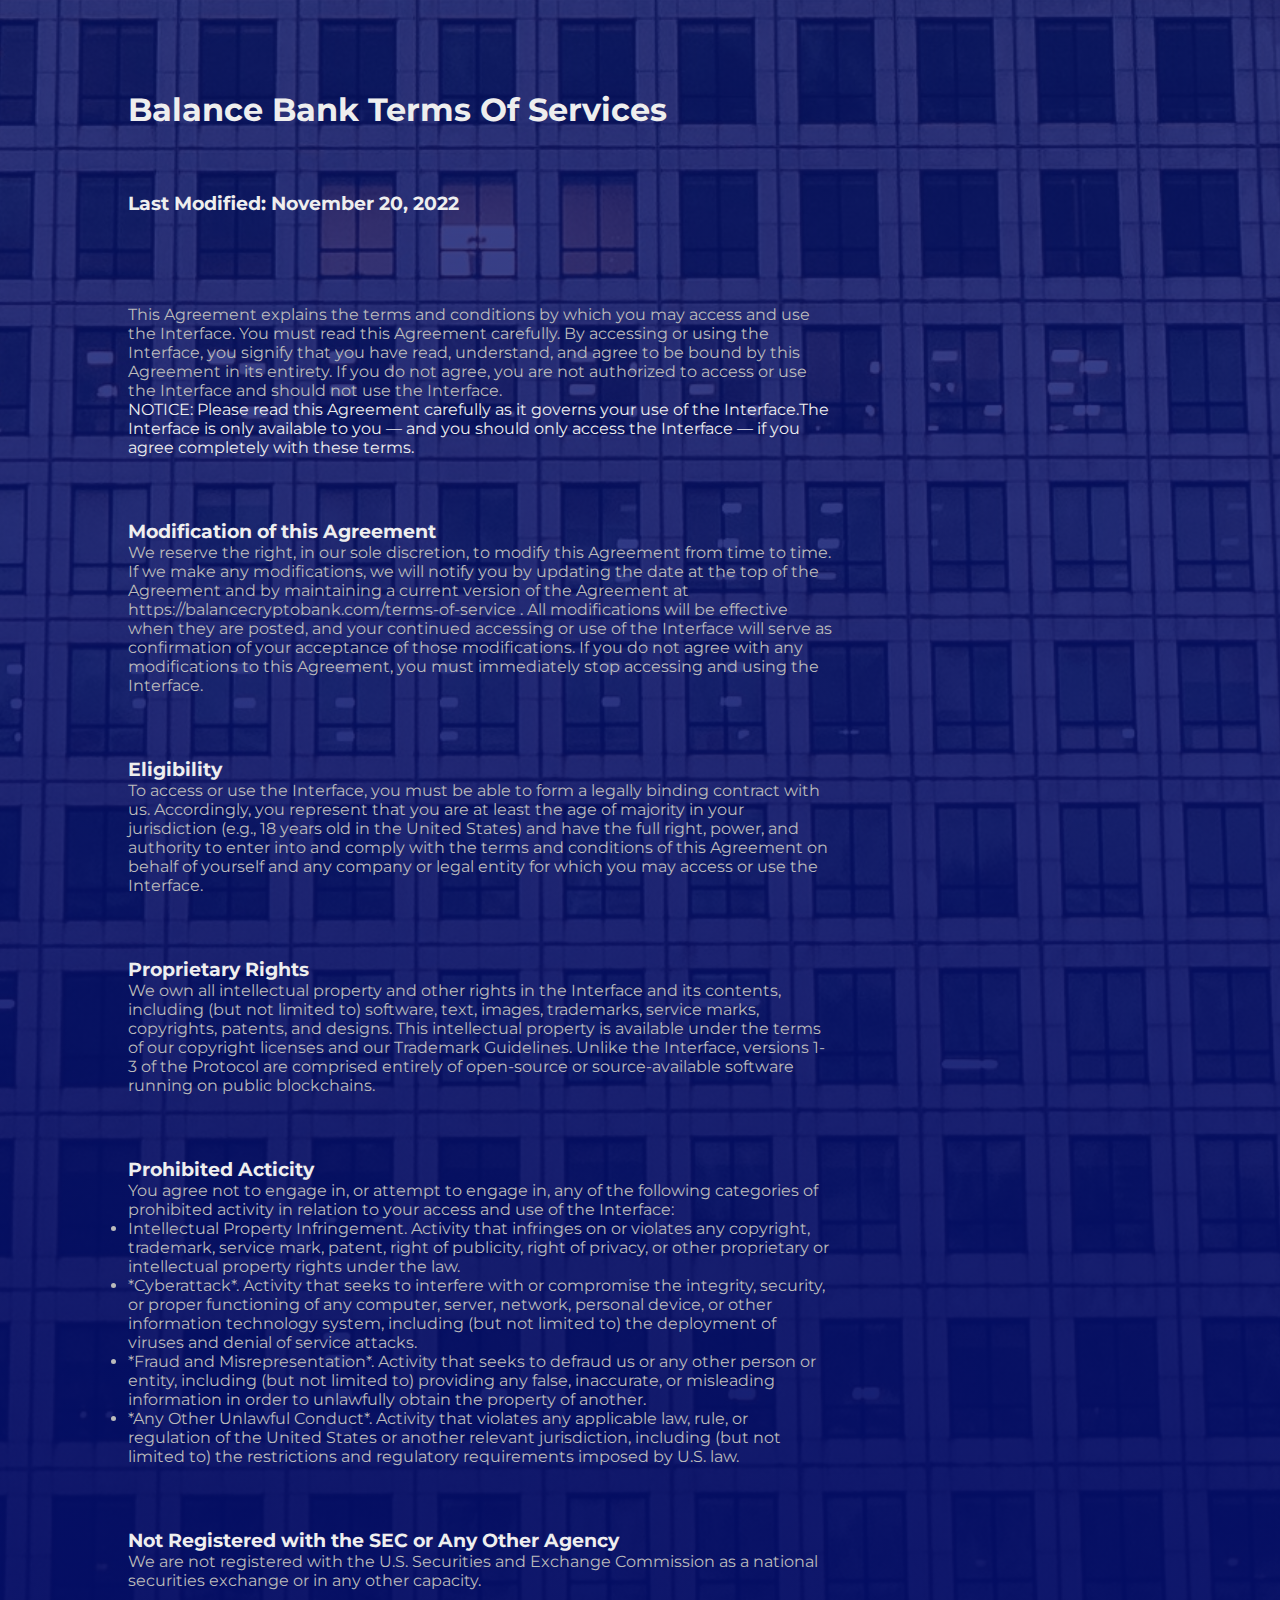
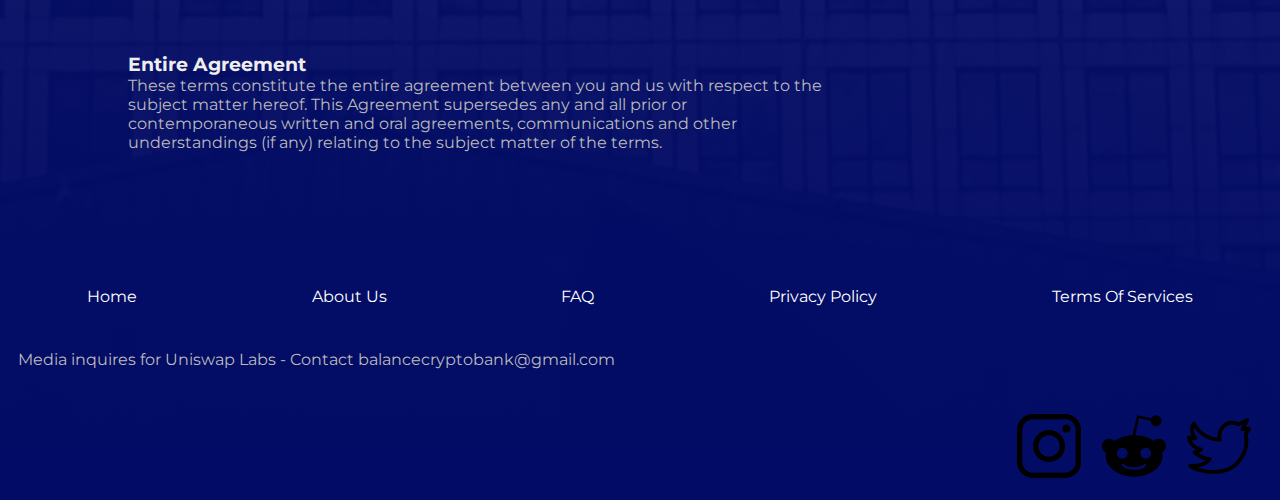
<file: termsofservice.html>
<!DOCTYPE html>
<html lang="en">
<head>
    <meta charset="UTF-8">
    <meta http-equiv="X-UA-Compatible" content="IE=edge">
    <meta name="viewport" content="width=<device-width>, initial-scale=1.0">
    <title>Document</title>
    <link rel="stylesheet" href="terms style.css">
    <link rel="stylesheet" href="footer.css">
    <link rel="preconnect" href="https://fonts.googleapis.com">
    <link rel="preconnect" href="https://fonts.gstatic.com" crossorigin>
    <link href="https://fonts.googleapis.com/css2?family=Noto+Sans+Lao+Looped&family=Oswald:wght@600&display=swap" rel="stylesheet">
    <link href="https://fonts.googleapis.com/css2?family=Montserrat&family=Noto+Sans+Lao+Looped:wght@300;400&family=Oswald:wght@600&display=swap" rel="stylesheet">
    

</head>
<body>
    <div class="everything">
    <article>
    <h1>Balance Bank Terms Of Services</h1>
    <h3 class="date">Last Modified: November 20, 2022</h3>

    <p>This Agreement explains the terms and conditions by which you may access and use the Interface. You must read this Agreement carefully. By accessing or using the Interface, you signify that you have read, understand, and agree to be bound by this Agreement in its entirety. If you do not agree, you are not authorized to access or use the Interface and should not use the Interface.</p>
    <p><div class="bold">NOTICE: Please read this Agreement carefully as it governs your use of the Interface.The Interface is only available to you — and you should only access the Interface — if you agree completely with these terms.</div></p>

    <h3>Modification of this Agreement</h3>
    <p>We reserve the right, in our sole discretion, to modify this Agreement from time to time. If we make any modifications, we will notify you by updating the date at the top of the Agreement and by maintaining a current version of the Agreement at https://balancecryptobank.com/terms-of-service .  All modifications will be effective when they are posted, and your continued accessing or use of the Interface will serve as confirmation of your acceptance of those modifications. If you do not agree with any modifications to this Agreement, you must immediately stop accessing and using the Interface.</p>

    <h3>Eligibility</h3>
    <p>To access or use the Interface, you must be able to form a legally binding contract with us. Accordingly, you represent that you are at least the age of majority in your jurisdiction (e.g., 18 years old in the United States) and have the full right, power, and authority to enter into and comply with the terms and conditions of this Agreement on behalf of yourself and any company or legal entity for which you may access or use the Interface.</p>

    <h3>Proprietary Rights</h3>
    <p>We own all intellectual property and other rights in the Interface and its contents, including (but not limited to) software, text, images, trademarks, service marks, copyrights, patents, and designs. This intellectual property is available under the terms of our copyright licenses and our Trademark Guidelines. Unlike the Interface, versions 1-3 of the Protocol are comprised entirely of open-source or source-available software running on public blockchains.</p>

    <h3>Prohibited Acticity</h3>
    <p>You agree not to engage in, or attempt to engage in, any of the following categories of prohibited activity in relation to your access and use of the Interface:</br>
    <li>Intellectual Property Infringement. Activity that infringes on or violates any copyright, trademark, service mark, patent, right of publicity, right of privacy, or other proprietary or intellectual property rights under the law.</li>
    <li>*Cyberattack*. Activity that seeks to interfere with or compromise the integrity, security, or proper functioning of any computer, server, network, personal device, or other information technology system, including (but not limited to) the deployment of viruses and denial of service attacks.</li>
    <li>*Fraud and Misrepresentation*. Activity that seeks to defraud us or any other person or entity, including (but not limited to) providing any false, inaccurate, or misleading information in order to unlawfully obtain the property of another.</li>
    <li>*Any Other Unlawful Conduct*. Activity that violates any applicable law, rule, or regulation of the United States or another relevant jurisdiction, including (but not limited to) the restrictions and regulatory requirements imposed by U.S. law.</li>
    </p>


    <h3>Not Registered with the SEC or Any Other Agency</h3>
    <p>We are not registered with the U.S. Securities and Exchange Commission as a national securities exchange or in any other capacity. </p>
    
    <h3>Entire Agreement</h3>
    <p>These terms constitute the entire agreement between you and us with respect to the subject matter hereof. This Agreement supersedes any and all prior or contemporaneous written and oral agreements, communications and other understandings (if any) relating to the subject matter of the terms.</p>
    
</article>
    <footer>
        <ul id="first_part_footer">
            <li class="footer_buttons"><a href="index.html">Home</a></li>
            <li class="footer_buttons"><a href="blog.html">About Us</a></li>
            <li class="footer_buttons"><a href="faq.html">FAQ</a></li>
            <li class="footer_buttons"><a href="privacypolicy.html">Privacy Policy</a></li>
            <li class="footer_buttons"><a href="termsofservice.html">Terms Of Services</a></li>
        </ul>
        <div id="second_part_footer">        
            <p>Media inquires for Uniswap Labs - Contact balancecryptobank@gmail.com </p>
        </li>
        <div id="third_part_footer">
            <ul>
                <li class="footer_social_media"><a href=""https://www.instagram.com/"><img src="instagram.png" alt="insta"></a> </li>
                <li class="footer_social_media"><a href=""https://www.reddit.com/"><img src="reddit.png" alt="insta"></a></li>
                <li class="footer_social_media"><a href=""https://www.twitter.com/"><img src="twitter.png" alt="insta"></a></li>
            </ul>
        </div>
    </footer>
</div>
</body>
</html>
</file>
<file: style.css>
*{
    margin: 0;
    padding:0;
    font-family: Montserrat, sans-serif;
}

/*Header Part*/

header{
    width: 100vw;
    height: 100vh;
    background-image: linear-gradient(#020d6bbd,#020c66),
    url("Crypto Bank.png");
    background-size: 50vw;
    background-position: right;
}

#title {
    width: 320px;
    height: 40vh;
    font-size: 2rem;
    color: rgb(255, 255, 255) ;
    padding-top: 20vh;
    padding-bottom: 5vh;
    padding-left: 20vw;
}

#pheader{
    width:80vw;
    height:10vh;
    color: rgb(255, 255, 255);
    font-size: 1.5rem;
    font-weight: bold;
    padding-left: 20vw;

}

#bheader{
    width: 100vw;
    height: 10vh;

}


#buttonheader{
    font-size: 2rem;
    border-radius: 25px;
    font-weight: 300;
    border: 0.1rem solid #ffffff;
    background-color: transparent;
    color: #fff;
    font-weight: bold;
    padding: 15px 40px;
    cursor: pointer;
    transition: 0.5s;
    text-decoration: none;
    margin-left: 20vw;
}

#buttonheader:hover{
    
    border: 0.2rem solid #050597a8;
    background-color: transparent;
    color: #fff;
}

/*main part*/

#main {
    display:flex;
    flex-direction: column;
    background-image: linear-gradient(#020c66,#010636);
    color: #ffffffbd;
    
}

.part{
    height: 60vh;
    display: flex;
    justify-content: space-around;
    align-items: center;
}

.part p{
    width: 30vw;
    font-size: 20px;
}

.part h2 {
    width: 30vw;
    font-size: 50px;
    font-family: 'Oswald', sans-serif;
}

.part img {
    width: 30vw;
} 

.part .pic1 {
    width: 20vw;
    height: 50vh;
}



/* Button Part*/

.part-button{
    height: 40vh;
}

.startbutton {
    font-size: 2rem;
    border-radius: 25px;
    font-weight: 300;
    border: 0.2rem solid #ffffff;
    background-color: #080735a8;
    padding: 15px 10vw;
    width:30wh;
    cursor: pointer;
    transition: 0.5s;
    color: rgb(255, 255, 255);
    text-decoration: none;
}

.startbutton:hover{
    border: 0.1rem solid #d1d1d1;
    background-color: transparent;
    color: #bdc9ff;
}

/*Footer Part */

footer{
    display: flex;
    flex-direction: column;
    justify-content: space-between;
    background-image: linear-gradient(#010636,rgb(0, 48, 138));

}

#first_part_footer {
    width:100vw;
    height: 5vh;
    display: flex;
    justify-content: space-around;
    padding-top: 5vh;
    padding-bottom: 0;
     
}

#first_part_footer li {
    list-style: none;
}

#first_part_footer li a {
    text-decoration: none;
    color: #ffffff;
    transition: 0.2s;
}

#second_part_footer {
    padding: 2vh ;
}

#first_part_footer li a:hover {
    color: #020c6b;
}

#third_part_footer {
    display: flex;
    justify-content: end;
    margin-top: 5vh;
}

#third_part_footer ul {
    display:flex;
    width: 20vw;
    justify-content: space-around;

}

#third_part_footer li {
    list-style: none;

}

#third_part_footer img {
    width:5vw;
}



@media (max-width: 900px){
    .part{
        height: auto;
        display: flex;
        flex-direction: column;
        justify-content: space-around;
        align-items: center;
    }
    
    .part p{
        width: 80vw;
        font-size: 1.5rem;
    }
    
    .part h2 {
        width: 100vw;
        text-align: center;
        font-size: 3rem;
        font-family: 'Oswald', sans-serif;
        padding-bottom: 3vh;
        padding-top: 3vh;
    }
    
    .part img {
        width: 50vw;
    } 
    
    .part .pic1 {
        width: 50vw;
        height: 30vh;
    }
    .part-button{
        height: auto;
    }

    header {
        height: auto;
        padding-bottom: 10vh;
    }
    
}

@media(max-width:390px){
    header{
        height: auto
    }
    #title {
        width: 100vw;
        height: auto;
        font-size: 1.6rem;
        color: rgb(255, 255, 255) ;
        padding-top: 7vh;
        padding-bottom: 5vh;
        padding-left: 5vw;
    }
    
    #pheader{
        width:80vw;
        color: rgb(255, 255, 255);
        font-size: 1.5rem;
        font-weight: bold;
    }
    
    #bheader{
        width: 100vw;
    }
    
    
    #buttonheader{
        font-size: 1.5rem;
        border-radius: 25px;
        font-weight: 300;
        border: 0.1rem solid #ffffff;
        background-color: transparent;
        color: #fff;
        font-weight: bold;
        padding: 15px 40px;
        cursor: pointer;
        transition: 0.5s;
        text-decoration: none;
       
    }
    
}
</file>
<file: footer.css>
*{
    margin: 0;
    padding:0;
    font-family: 'Montserrat', sans-serif;
    
}

body{
    width: 100%;
    background-image: linear-gradient(#000855,#000220);
    color: rgb(238, 238, 238);
}


/* footer */
footer{
    display: flex;
    flex-direction: column;
    justify-content: space-between;
}

#first_part_footer {
    width:100vw;
    height: 5vh;
    display: flex;
    justify-content: space-around;
    padding-top: 5vh;
    padding-bottom: 0;
     
}

#first_part_footer li {
    list-style: none;
}

#first_part_footer li a {
    text-decoration: none;
    color: #ffffff;
    transition: 0.2s;
}

#second_part_footer {
    padding: 2vh ;
}

#first_part_footer li a:hover {
    color: #020c6b;
}

#third_part_footer {
    display: flex;
    justify-content: end;
    margin-top: 5vh;
}

#third_part_footer ul {
    display:flex;
    width: 20vw;
    justify-content: space-around;

}

#third_part_footer li {
    list-style: none;

}

#third_part_footer img {
    width:5vw;
}

@media (max-width: 500px){

    footer {
        width:100vw;
    }

    #first_part_footer {
        width: 100vw;
        height: 50vh;
        flex-direction: column;
        display: flex;
        text-align: center;
        padding-top: 5vh;
        padding-bottom: 10vh;
         }

    #first_part_footer li {
            list-style: none;
            padding-bottom: 3vh;
    }

    #first_part_footer li a {
        font-size: 1.5rem;
    }

}
</file>
<file: aboutus.css>
.everything {
        background-image: linear-gradient(#020d6bbd,#020c66),
    url("pexels-croberin-photography-1422408.jpg");
    background-size: 300vw;
}

article{
    padding-left: 10vw;
    width: 50vw;
}

.aboutus {
    padding-top: 10vh;

}

h1{
    margin-bottom: 10vh;
    font-size: 40px;
}

h3{
    margin-bottom: 5vh;
    font-size: 25px;
}

h2{
    padding-top: 10vh;
    font-size: 30px;

}

p{
    margin-top: 2vh;
    color: rgb(177, 177, 177);
}

footer{
    margin-top: 10vh;
}




@media (min-width: 1700px) {
    article {
        width: 30vw;
    }
    h1, h2,h3 {
        font-size: 50px;
    }
    p{
        font-size: 30px;
    }
}

@media (max-width: 360px) 
{
    
    article {
        width:80vw;
    }


    h1, h2, h3 {
        font-size: 25px;
    }

}

@media (max-width:200px){
    h1, h2, h3 {
        font-size: 15px;
    }
    p {
        font-size: 10px;
    }
}
</file>
<file: faq style.css>
.everything{
    background-image: linear-gradient(#020d6bbd,#020c66),url("bank pic.jpg");
    background-size: 300vh;
}


h1 {
    padding-bottom: 10vh;
    padding-top: 10vh;
    font-size: 40px;
    font-family: sans-serif;

}

article {
    padding-left: 10vw;
}

.question {
    padding-bottom: 10vh;
    width: 500px;
    
}

.question h2 {
    padding-bottom: 2vh;
    font-size: 25px;
    font-weight: 800;
}

.question p {
    font-size: 15px;
    color: rgb(175, 174, 174);
}

@media (min-width: 551px) {
    article {
        width: 30vw;
    }
    h1 {
        font-size: 50px;
    }
    .question p{
        font-size: 25px;
    }

    .question h2{
        font-size: 30px;
    }
}

@media (max-width:550px){
    .question{
        width: 80vw;
    }

    .question h2 {
        padding-bottom: 2vh;
        font-size: 1.8rem;
        font-weight: 800;
    }
    
    .question p {
        font-size: 1.5rem;
        color: rgb(175, 174, 174);
    }
}
</file>
<file: offer style.css>
.everything{
    background-image: linear-gradient(#020d6bbd,#020c66),url("bank pic.jpg");
    background-size: 300vh;
}



.text {
    width: 70vw;
   
   
}

.text p {
    padding-top: 30vh;
    padding-bottom: 30vh;
    padding-left: 10vw;
    font-size: 2rem;
    font-weight: 800;
}
</file>
<file: privacy style.css>
*{
    margin: 0;
    padding:0;
    color: rgb(192, 192, 192);
}

.everything{
    background-image: linear-gradient(#032077d5,#000220),url("bank pic.jpg");
    background-size: 600vh;
}

header{
    text-align: center;
    padding-top: 20vh;
}

header h1 {
    font-size: 1.5rem;
}

header h4{
    font-size: 1.2rem;
}

article {
    width: 50vw;
    margin-left: 25vw;
    font-size: 1.1rem;
}

p {
    padding-top: 5vh;
}

h4 {
    padding-bottom: 3vh;
    font-size: 1.3rem;
}

li {
    padding-top: 3vh;
}

.bold {
    display: inline;
    font-weight: 600;
    padding-right: 1vw;
}

@media (max-width: 700px){
    article {
        width: 70vw;
        margin-left: 15vw;
    }
}
</file>
<file: terms style.css>
h1{
    padding-top: 10vh;
}

.date {
    padding-bottom: 10vh;
}

article {
    padding-left: 10vw;
    width: 55vw;
}

.everything {
    background-size: 700vw;
    background-image: linear-gradient(#020d6bbd,#020c66),url("pexels-andrea-de-santis-10899667.jpg");
    background-position: bottom;
}

h3 {
    padding-top: 7vh;
}

p {
    color: rgb(187, 187, 187);

}

li {
    color: rgb(187, 187, 187);

}

footer{
    padding-top: 10vh;
}

@media (max-width:500px){
    article{
        width: 80vw;
    }
}
</file>
